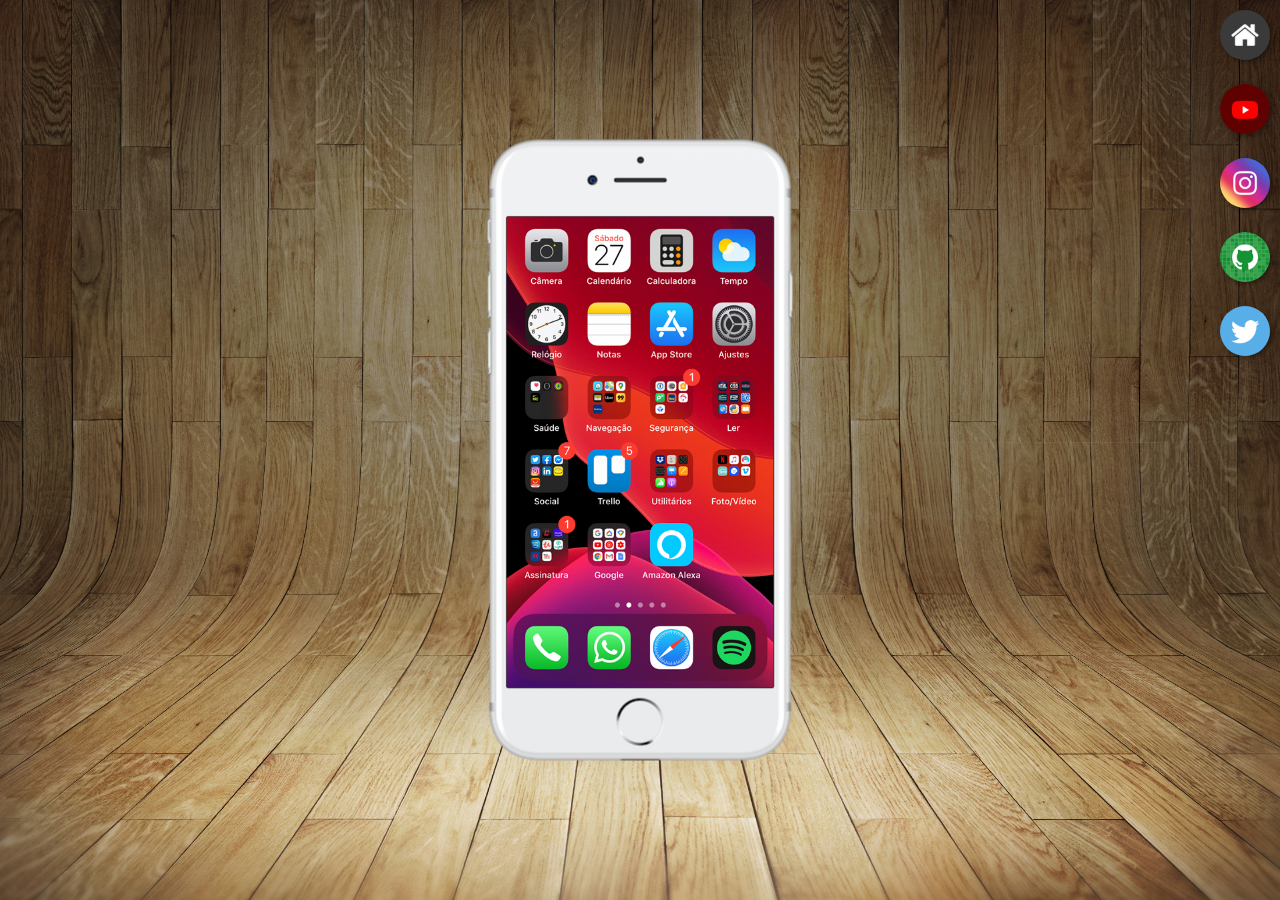
<file: index.html>
<!DOCTYPE html>
<html lang="en">
<head>
  <meta charset="UTF-8">
  <meta http-equiv="X-UA-Compatible" content="IE=edge">
  <meta name="viewport" content="width=device-width, initial-scale=1.0">
  <link rel="shortcut icon" href="favicon.ico" type="image/x-icon">
  <link rel="stylesheet" href="estilo/style.css">
  <title>Social</title>
</head>
<body>
  <main>
    <section id="telefone">
      <iframe src="home.html" name="tela" id="tela" frameborder="0">Seu navegador não é compativel com esse modelo</iframe>
    </section>

    <section id="redes_sociais">
      
      <a href="home.html" target="tela"><img src="imagens/logo-home.jpg" alt="home"></a><br>

      <a href="youtube.html" target="tela"><img src="imagens/logo-youtube.jpg" alt="youtube"></a><br>

      <a href="instagram.html" target="tela"><img src="imagens/logo-instagram.jpg" alt="instagram"></a><br>

      <a href="github.html" target="tela"><img src="imagens/logo-github.jpg" alt="github"></a><br>

      <a href="twitter.html" target="tela"><img src="imagens/logo-twitter.jpg" alt="twitter"></a>

    </section>
  </main>
</body>
</html>
</file>
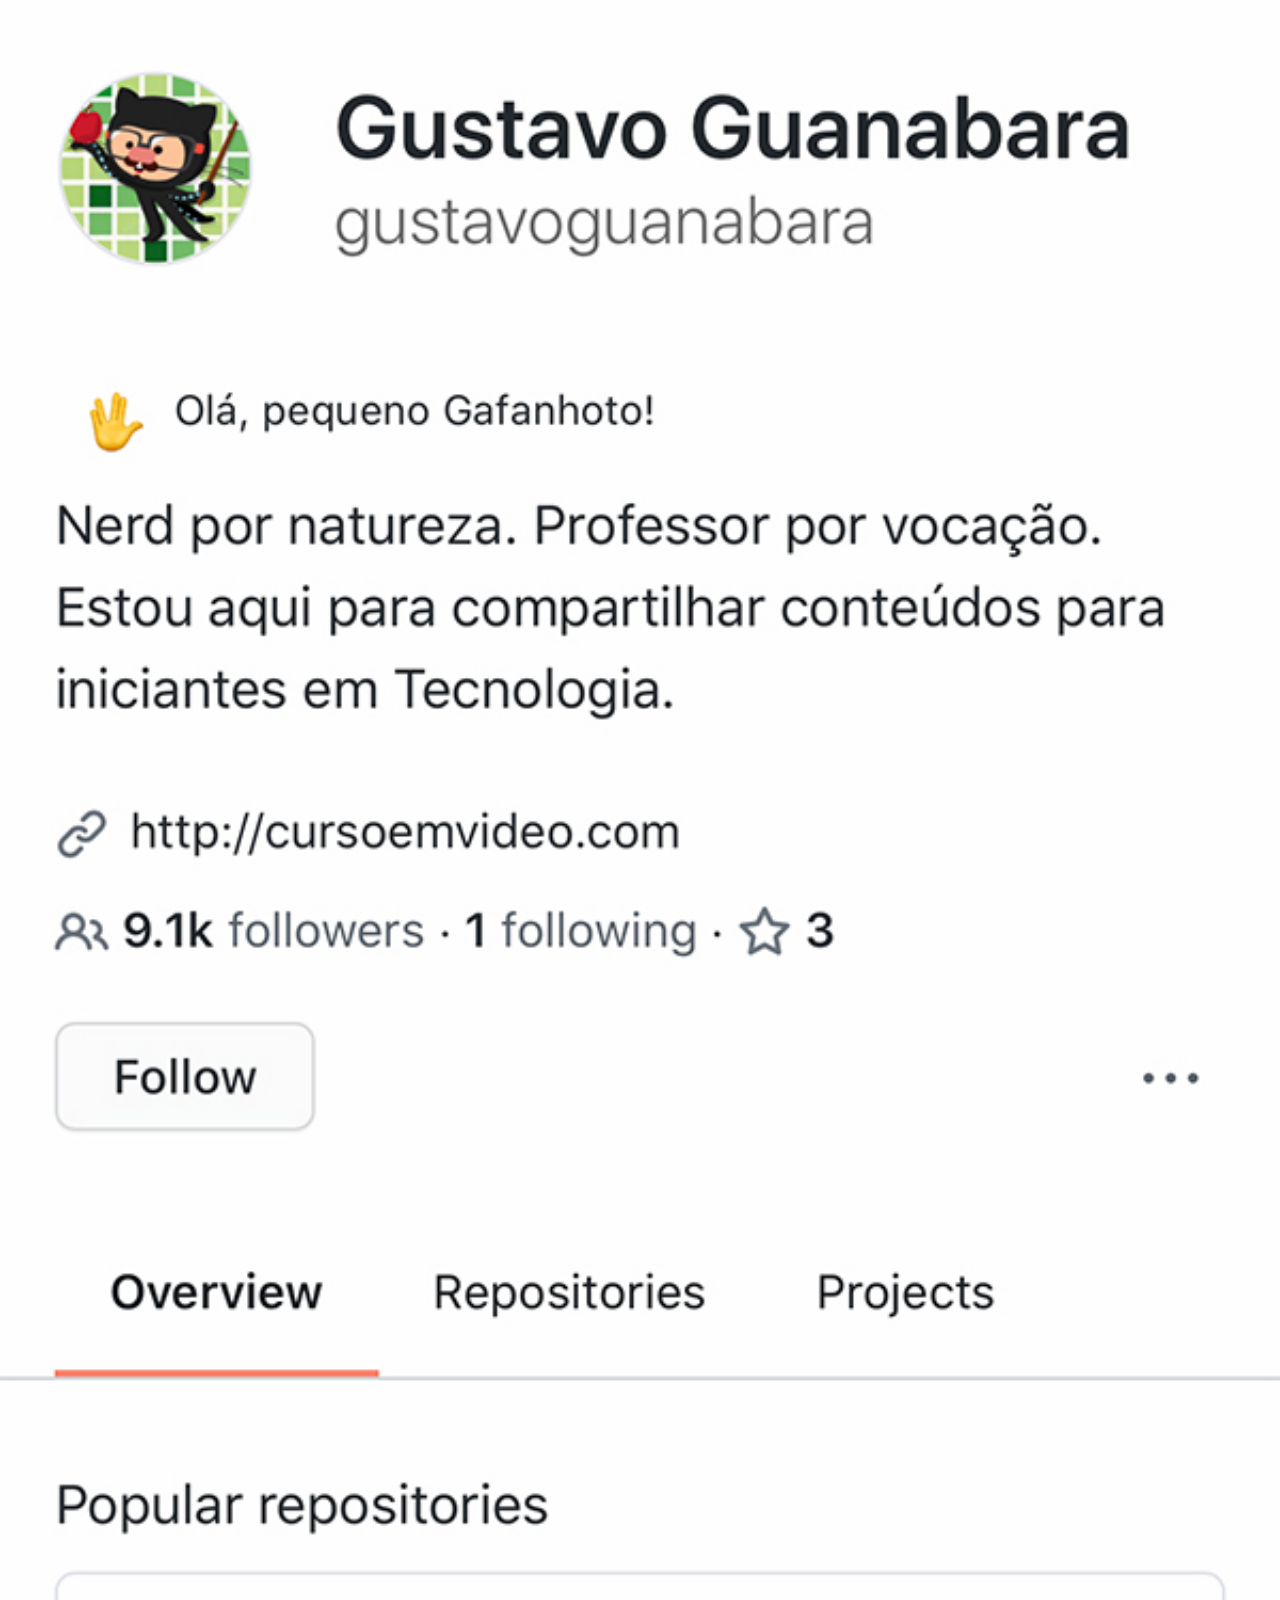
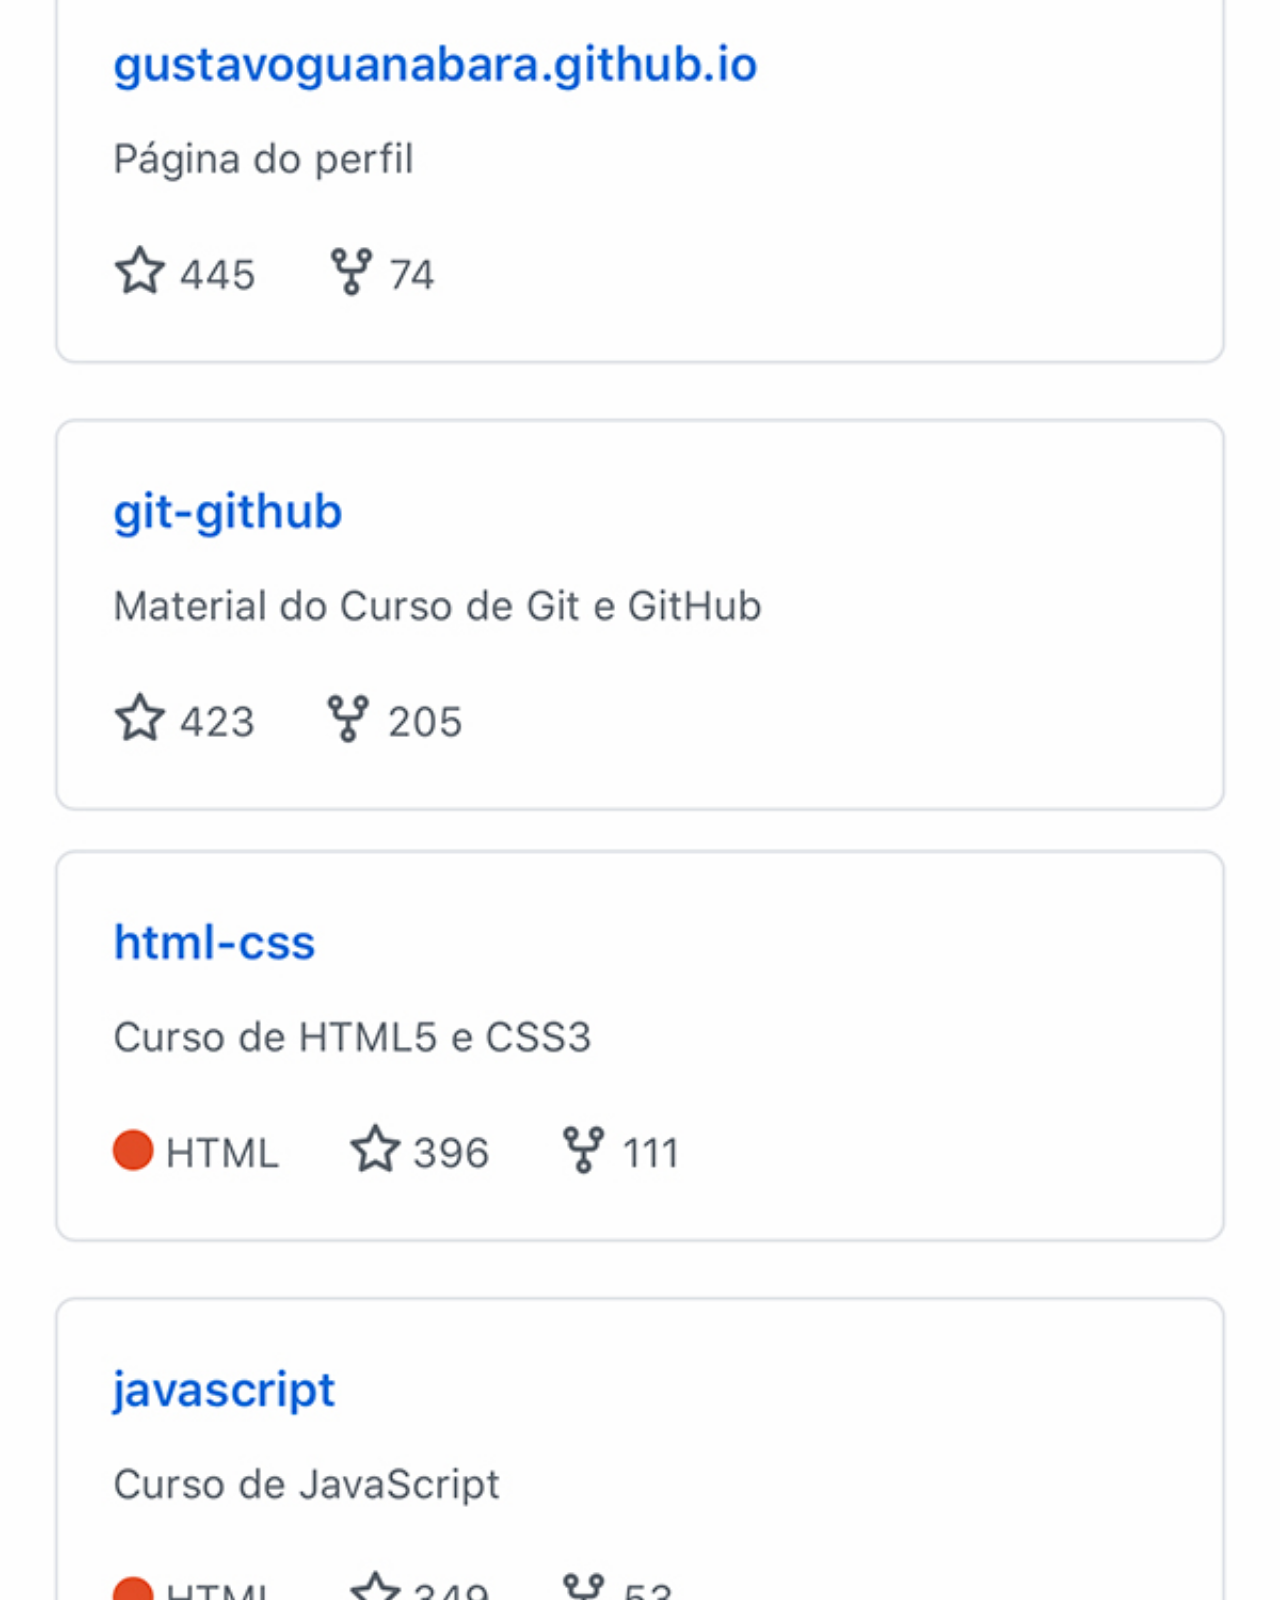
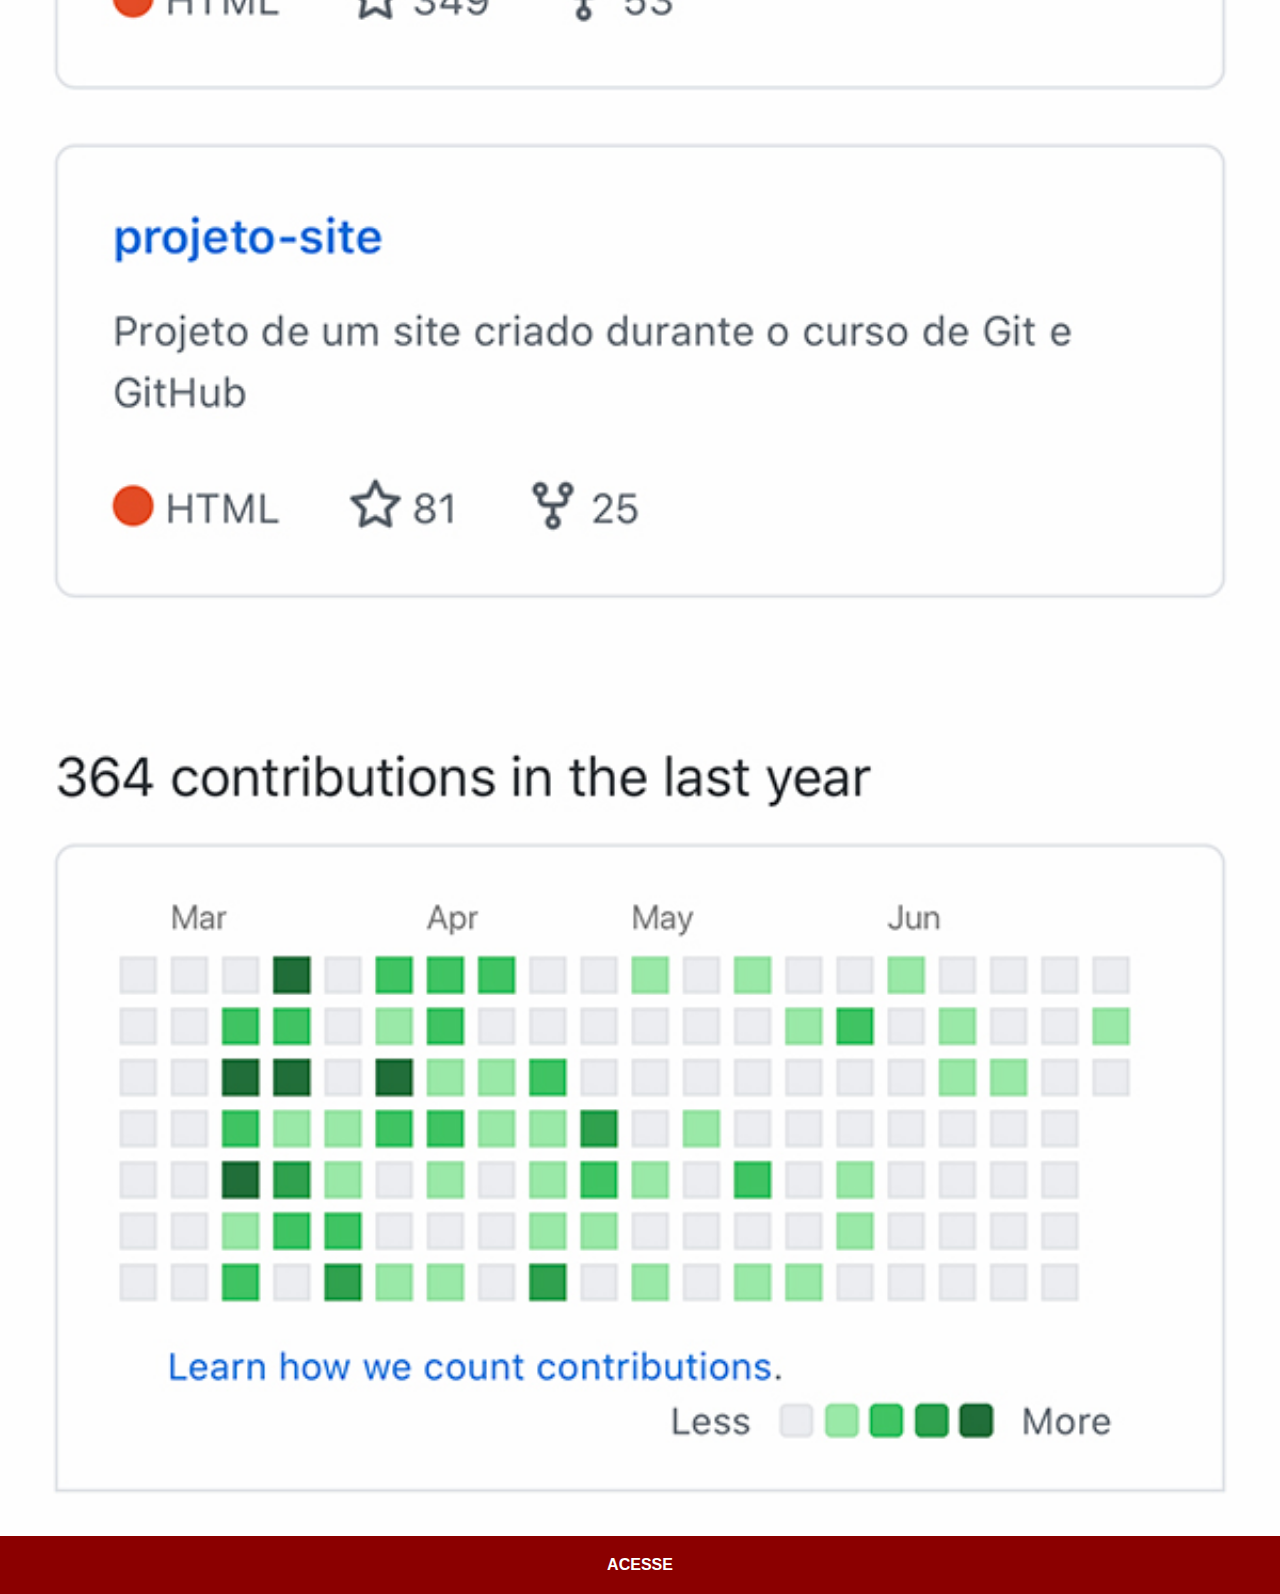
<file: github.html>
<!DOCTYPE html>
<html lang="en">
<head>
  <meta charset="UTF-8">
  <meta http-equiv="X-UA-Compatible" content="IE=edge">
  <meta name="viewport" content="width=device-width, initial-scale=1.0">
  <title>Document</title>
  <link rel="stylesheet" href="estilo/style_telas.css">
</head>
<body>
  <img src="imagens/tela-github.jpg" alt="">
  <a href="https://github.com/gustavoguanabara">ACESSE</a>
</body>
</html>
</file>
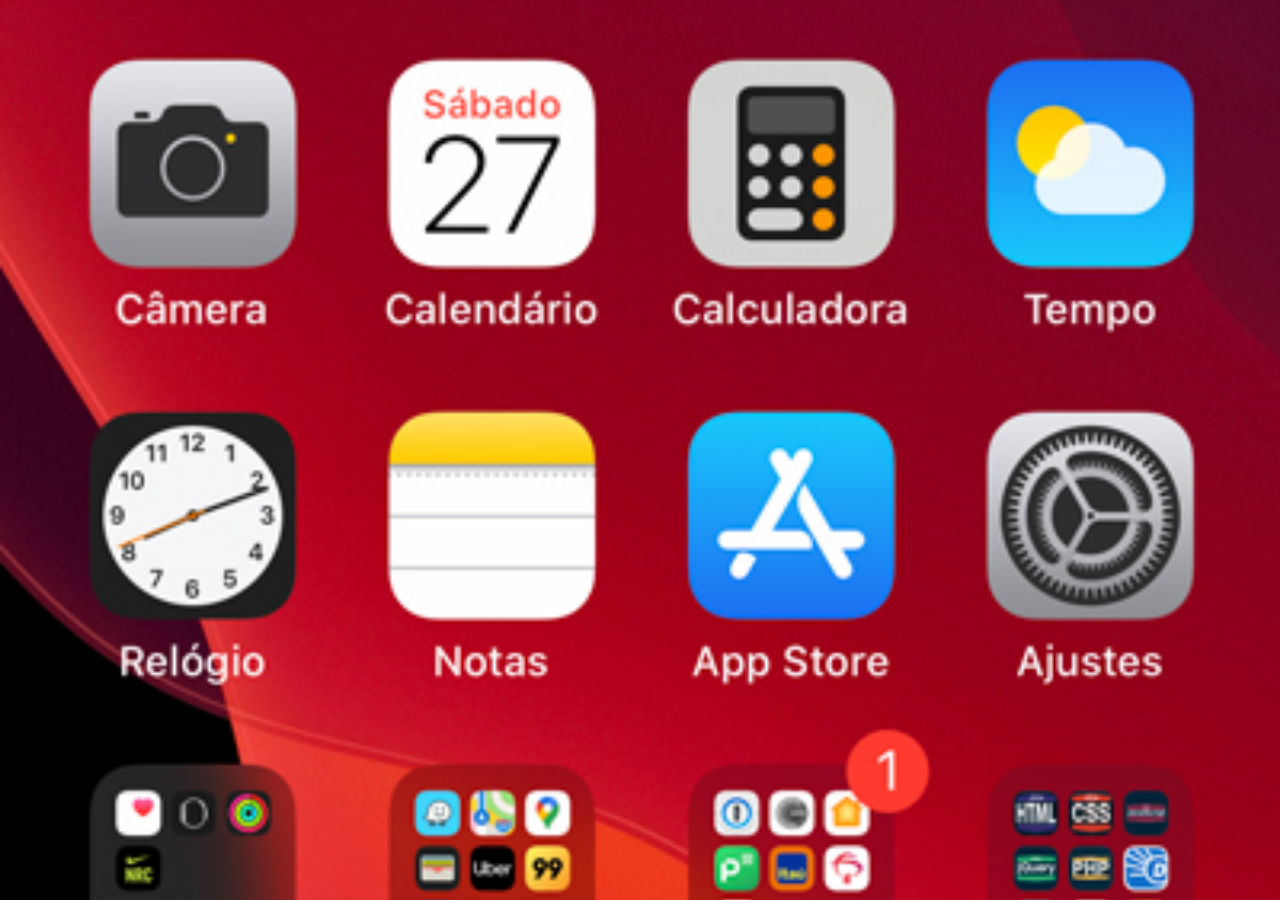
<file: home.html>
<!DOCTYPE html>
<html lang="pt-br">
<head>
  <meta charset="UTF-8">
  <meta http-equiv="X-UA-Compatible" content="IE=edge">
  <meta name="viewport" content="width=device-width, initial-scale=1.0">
  <title>Home</title>
</head>
<style>
  *{
    margin: 0px;
    padding: 0px;

  }
  body{
    width: 100vw;
    height: 100vh;
    background: black url('imagens/tela-home.jpg') no-repeat top center;
    background-size: cover;
  }
</style>
<body>
</body>
</html>
</file>
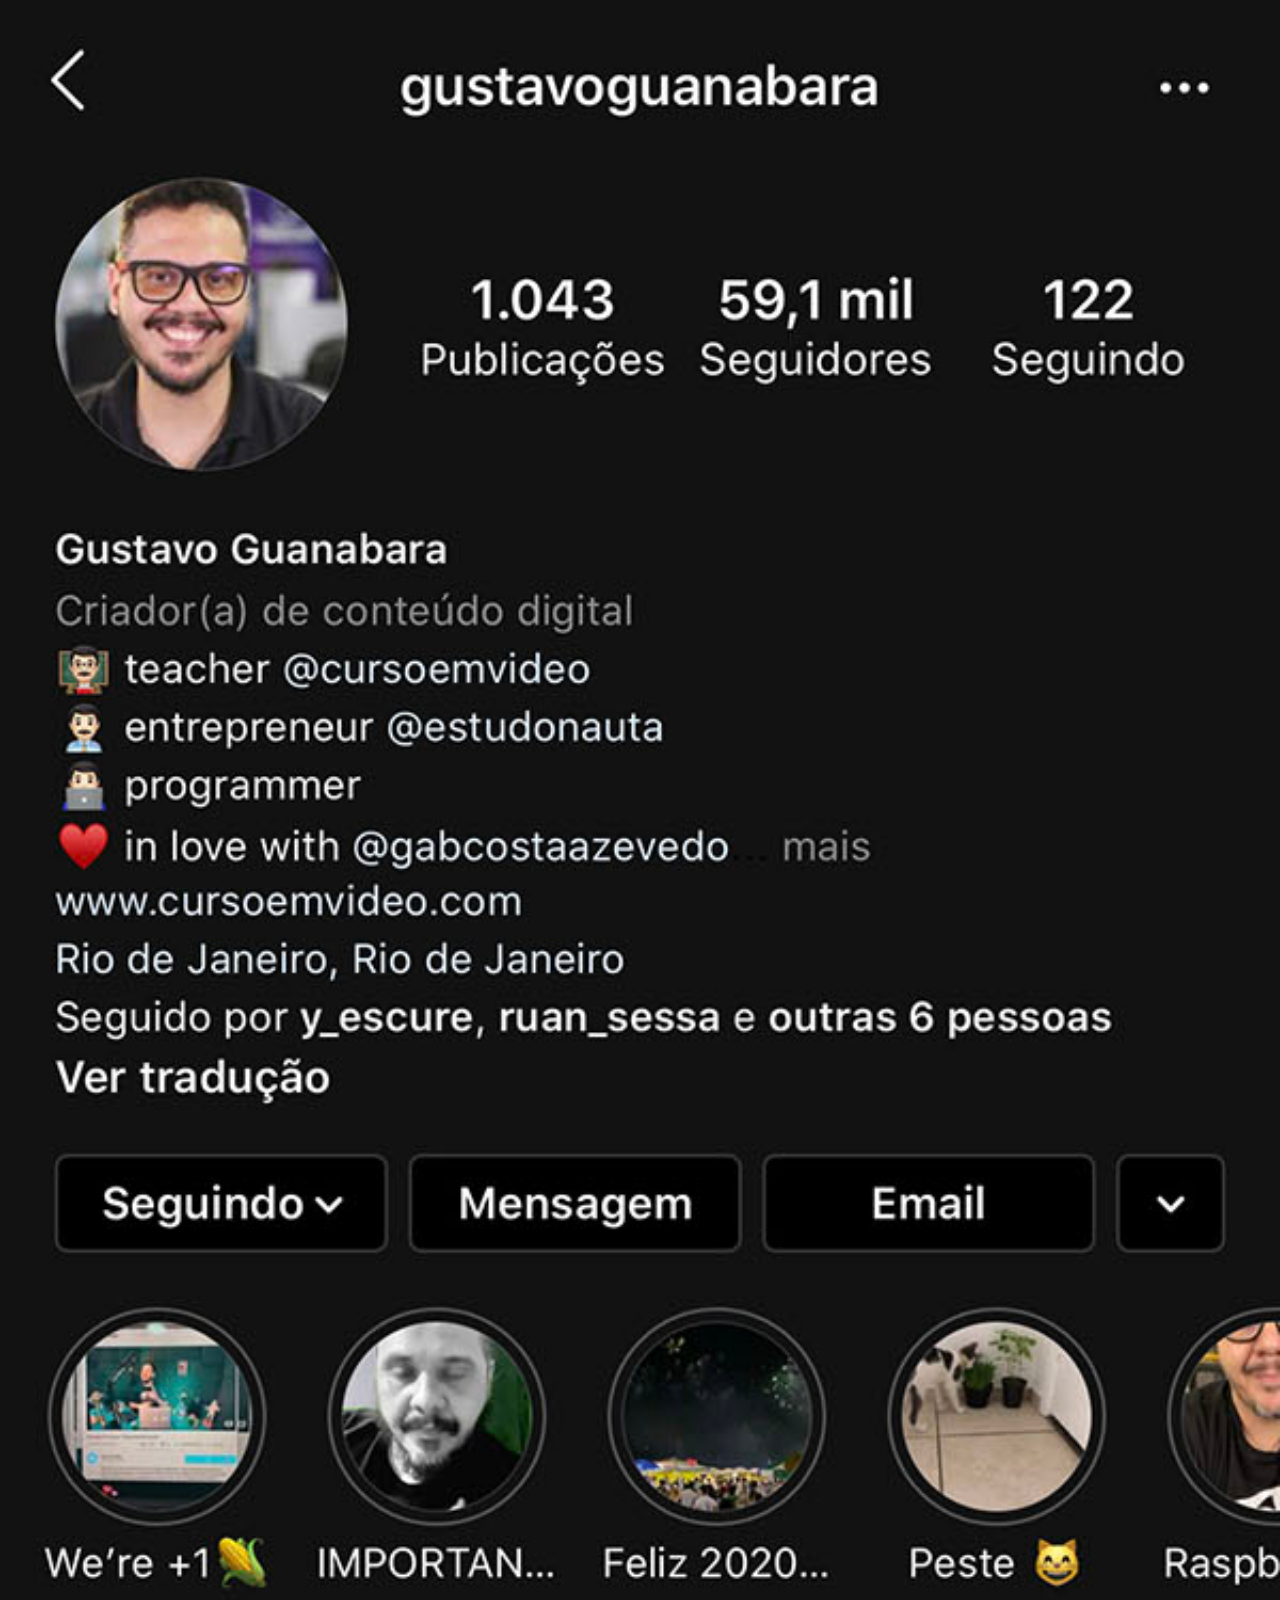
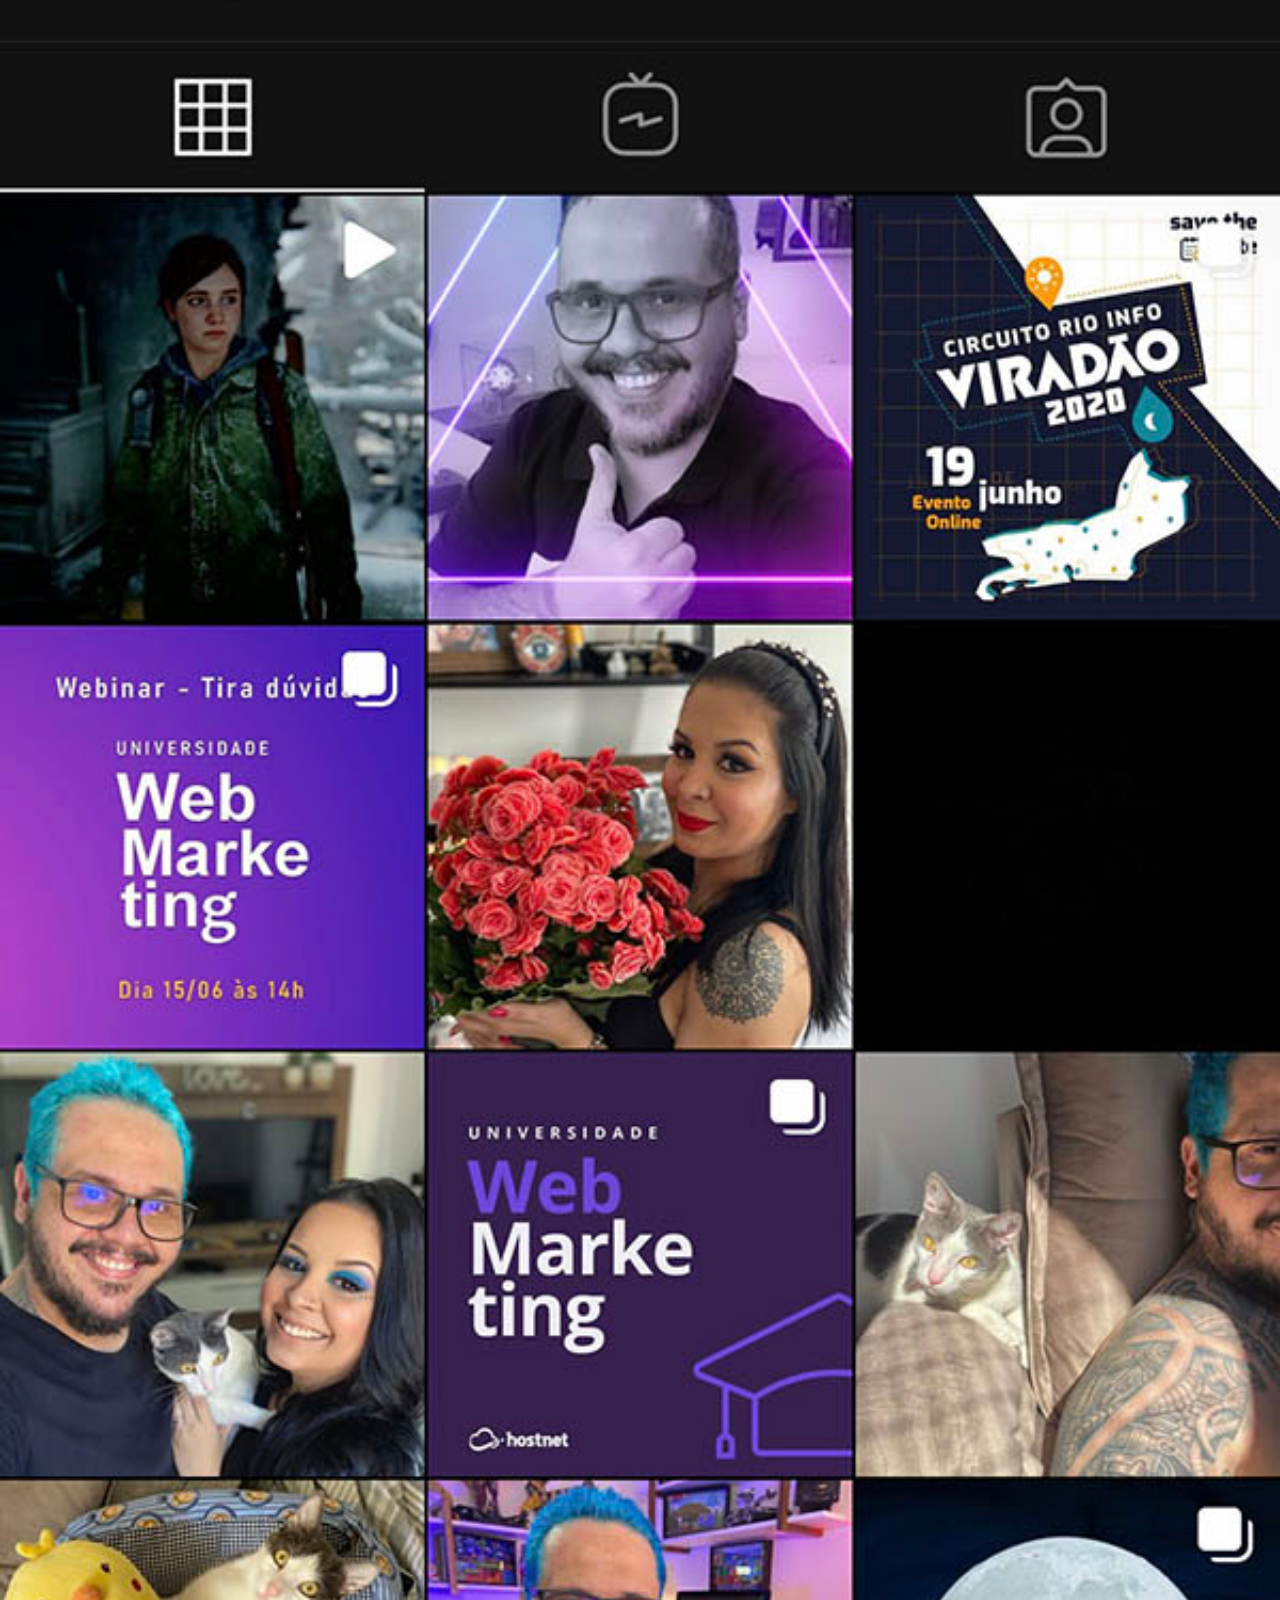
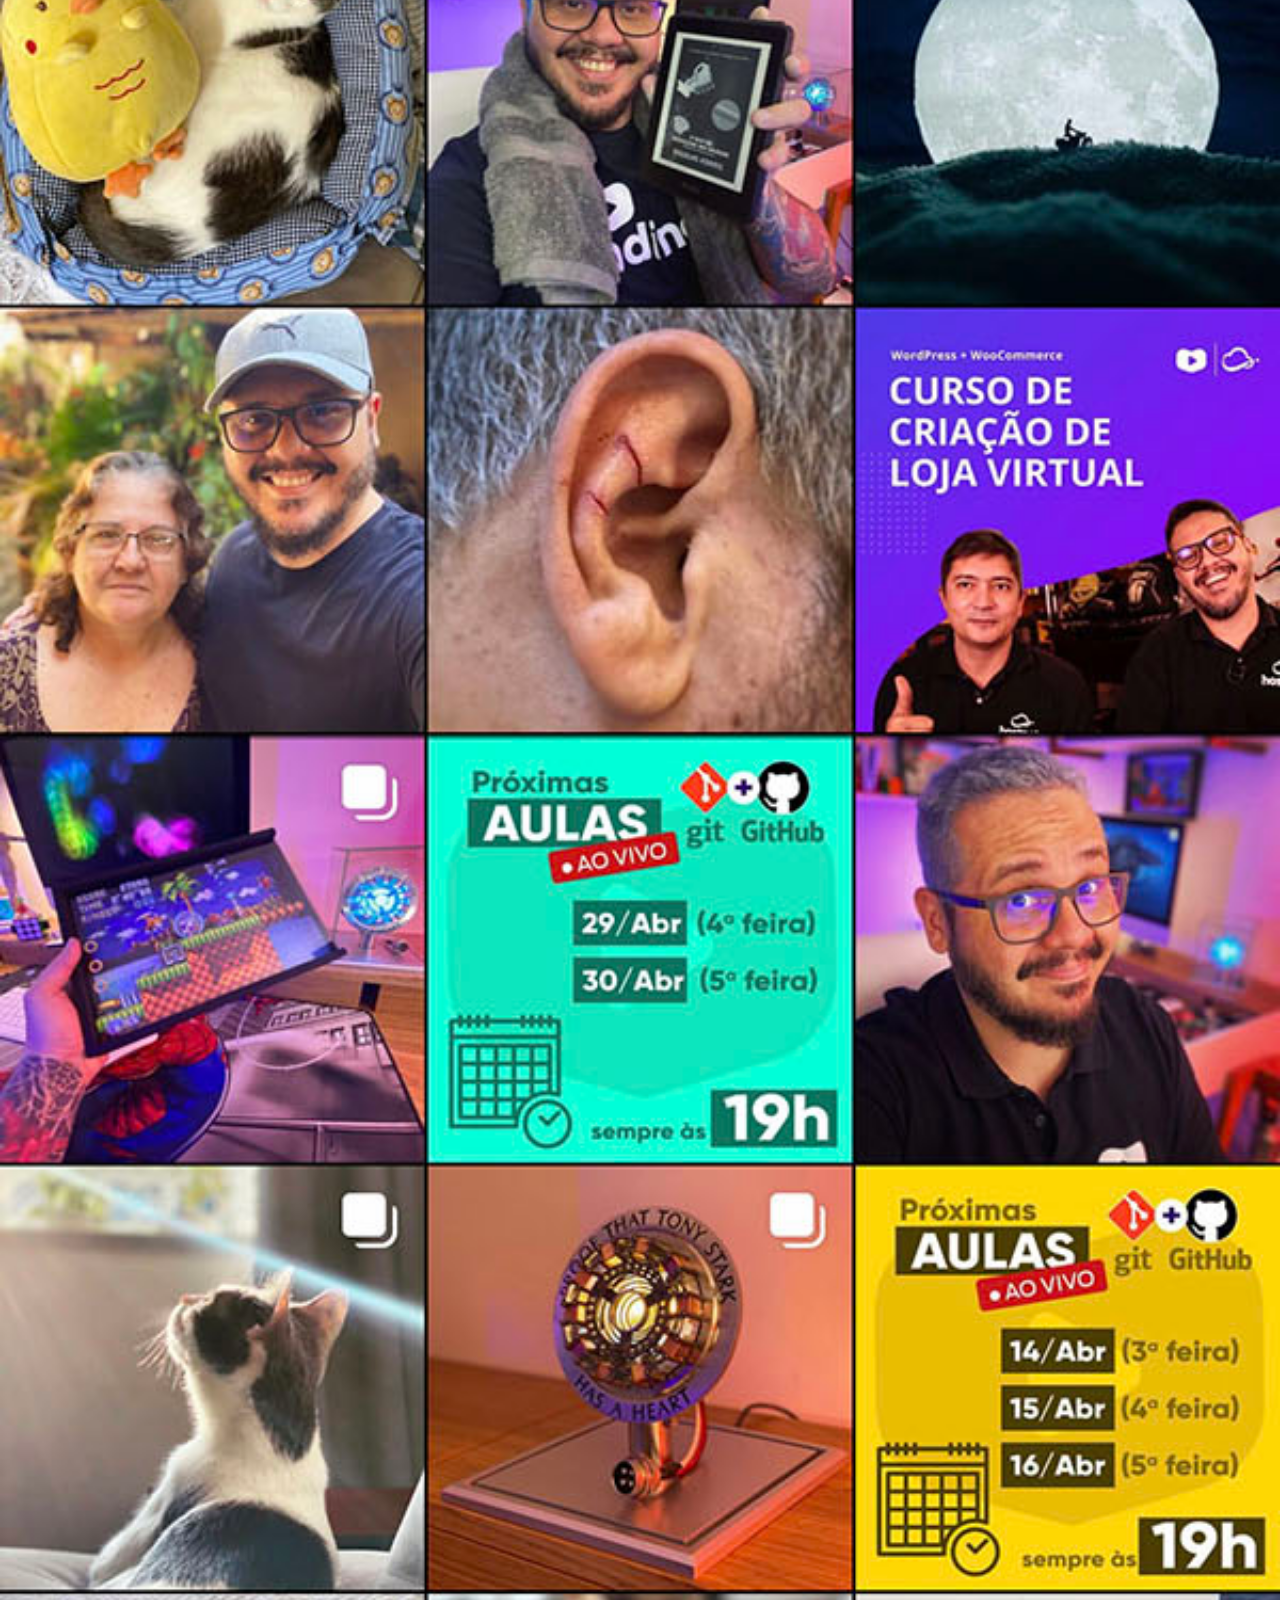
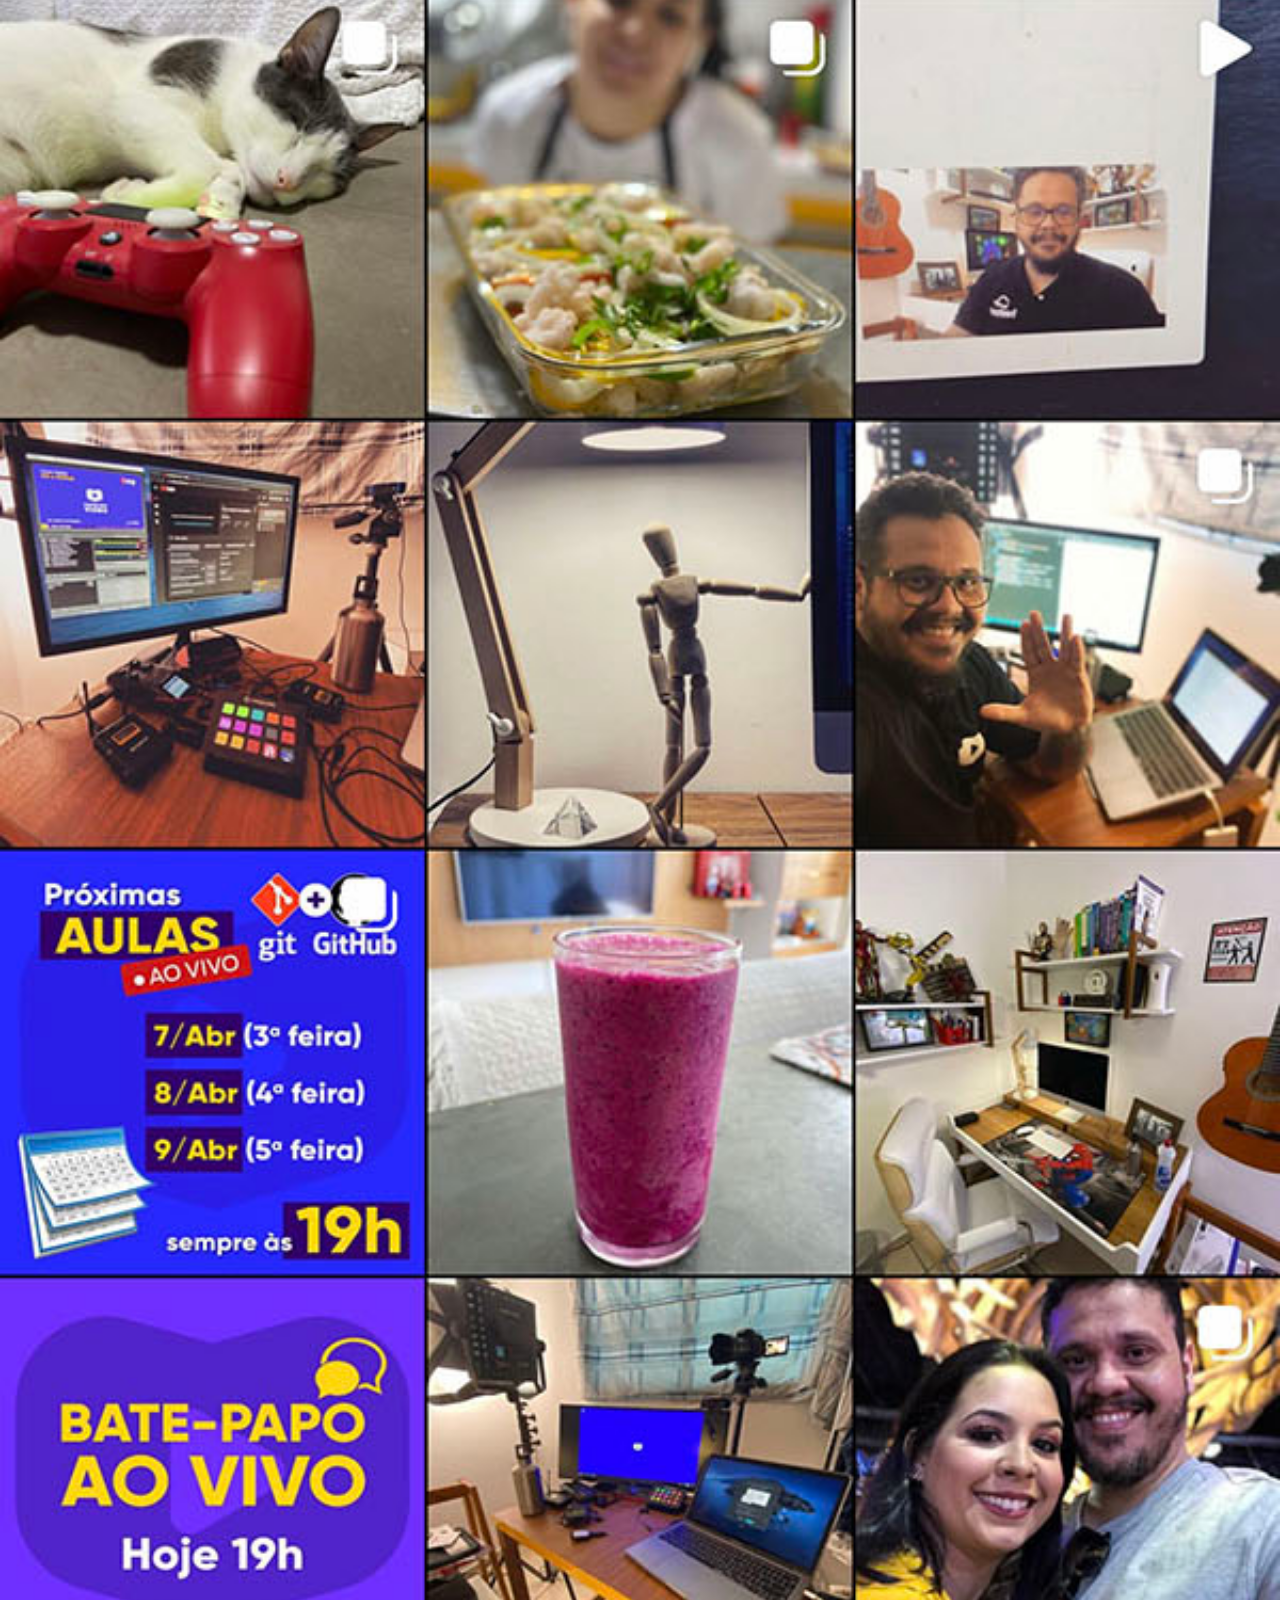
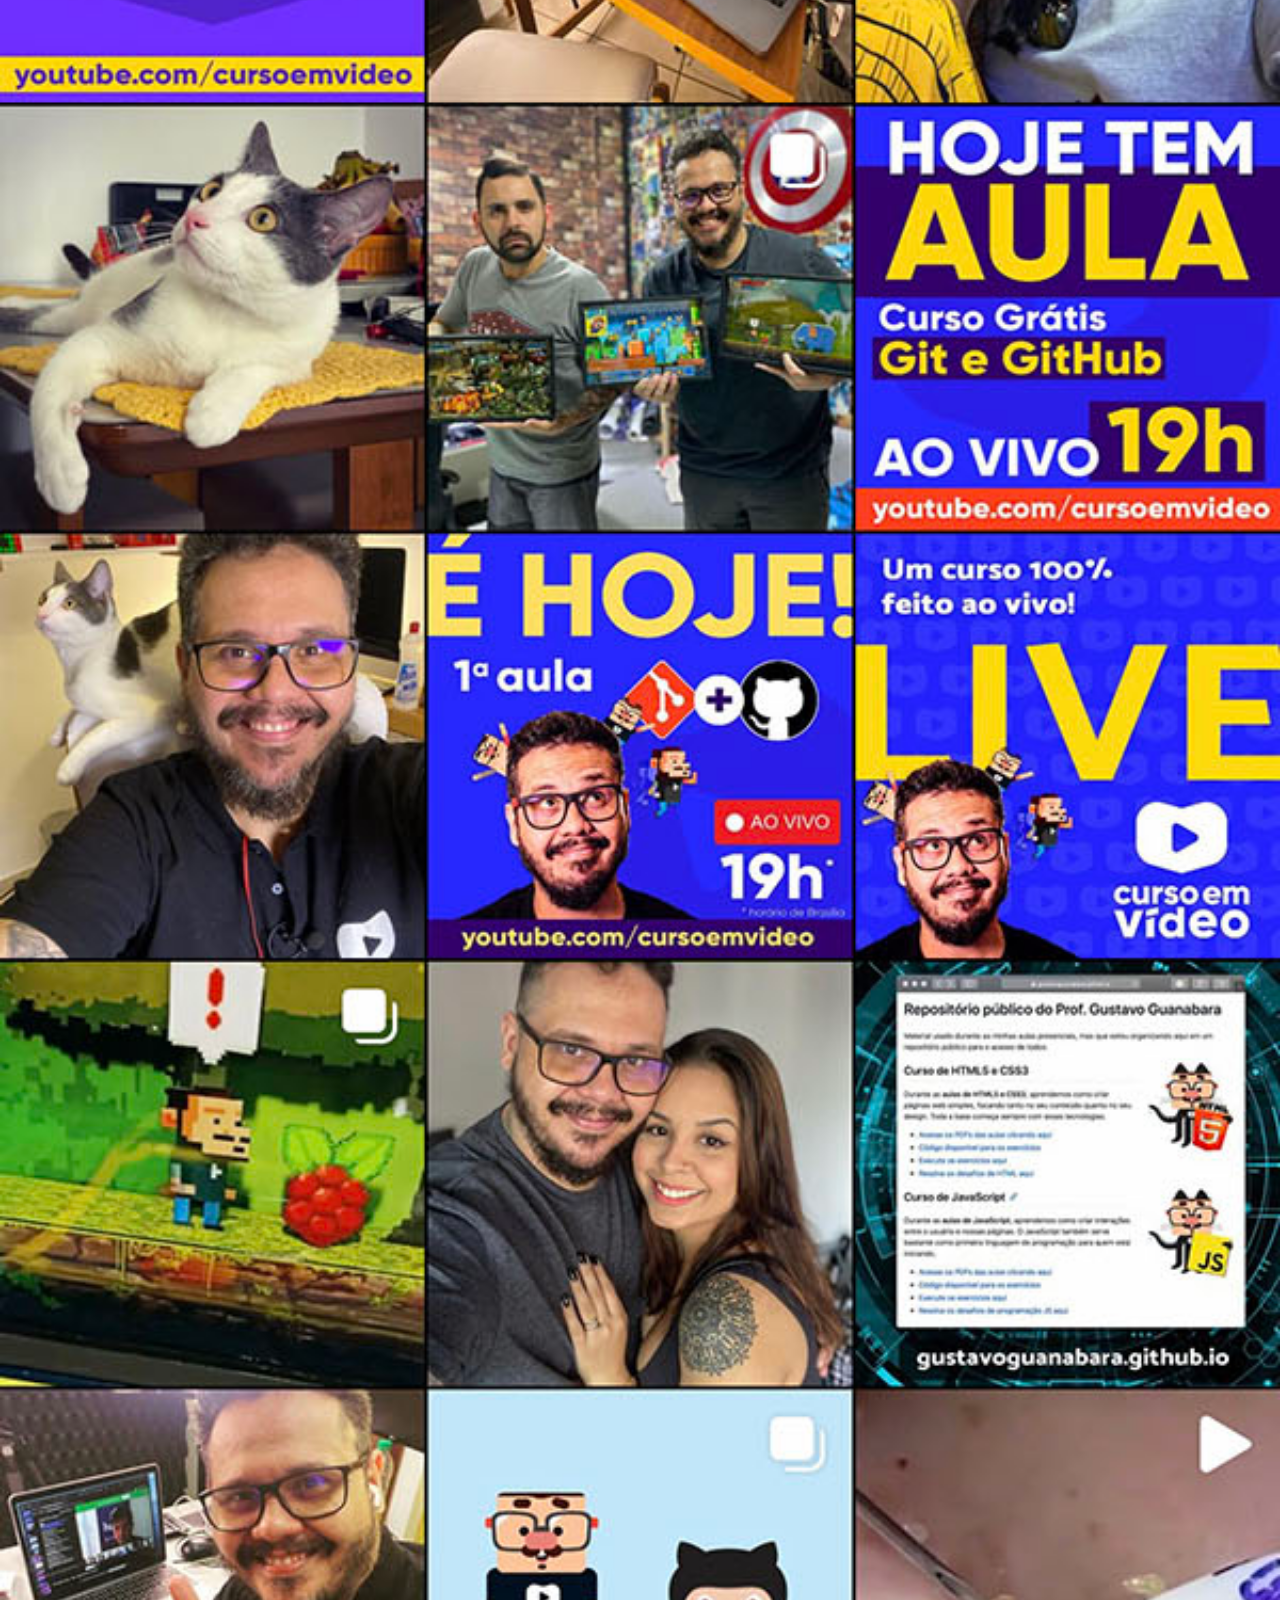
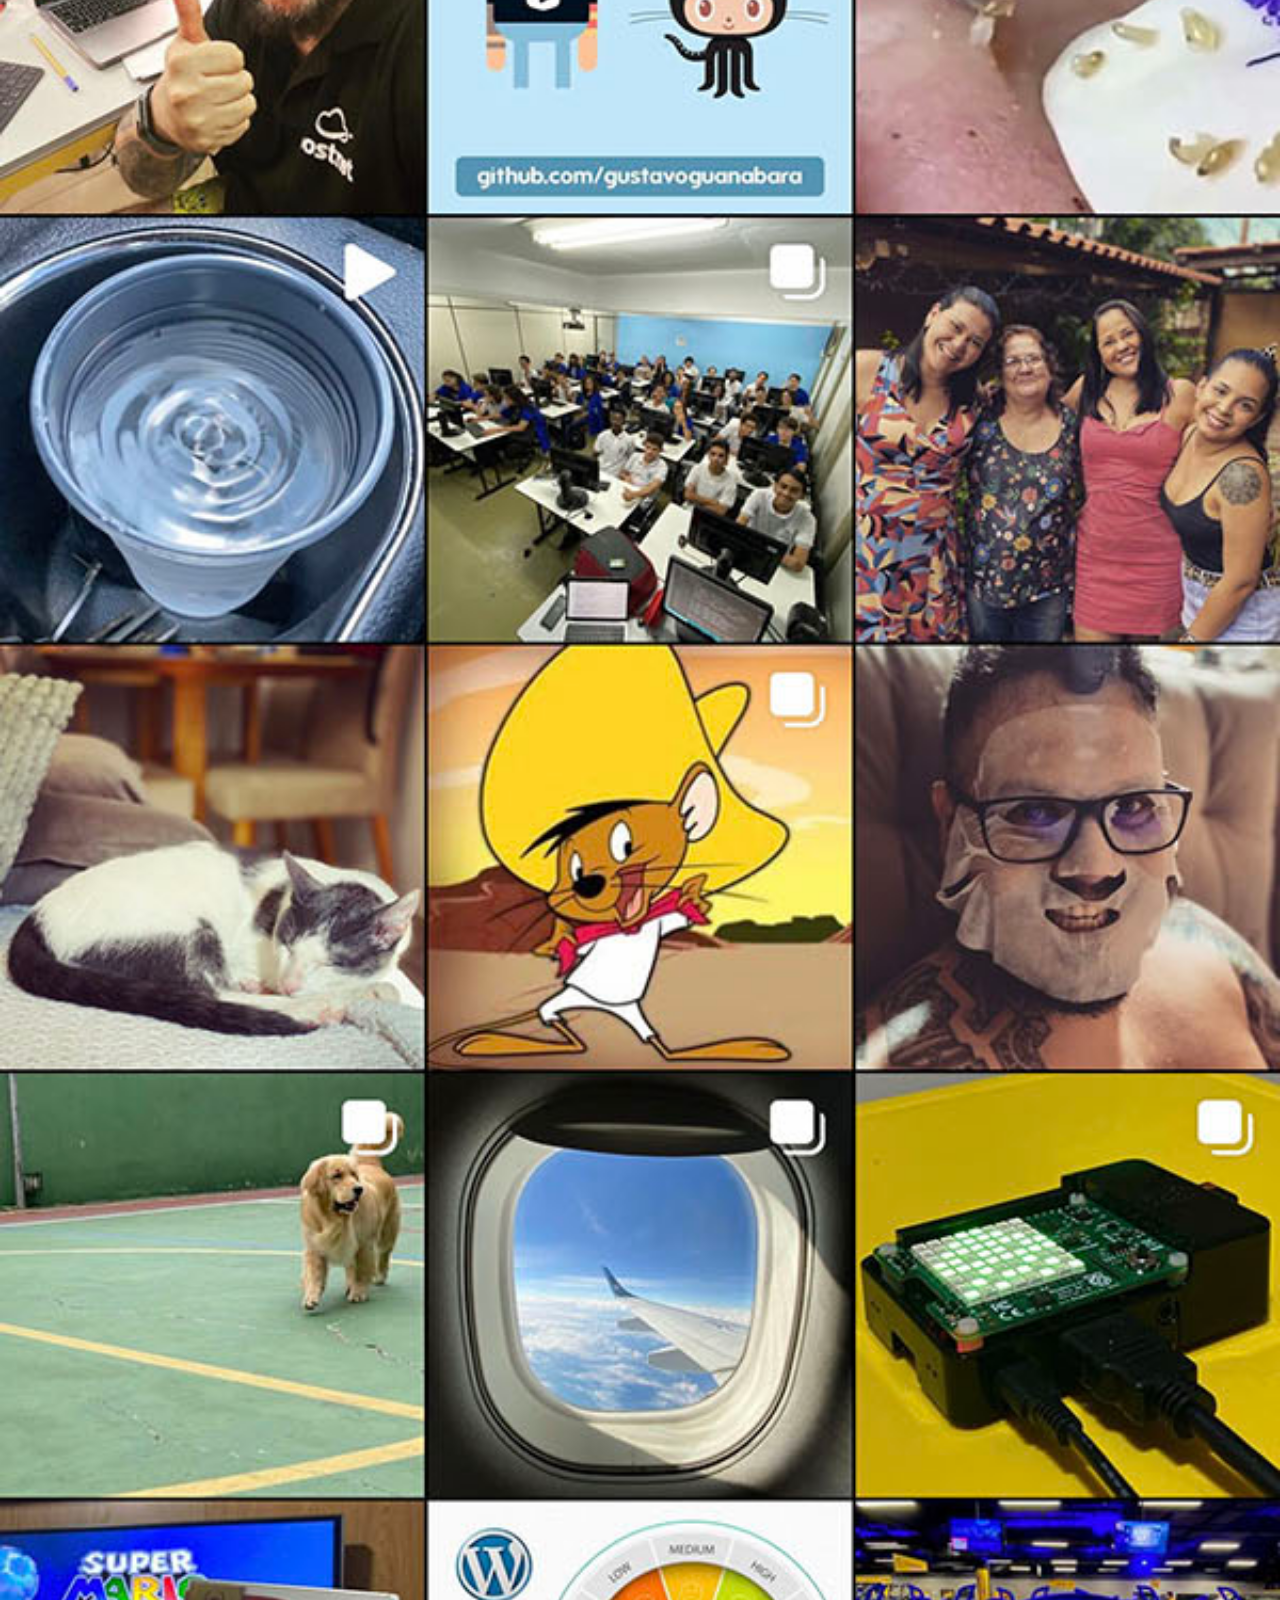
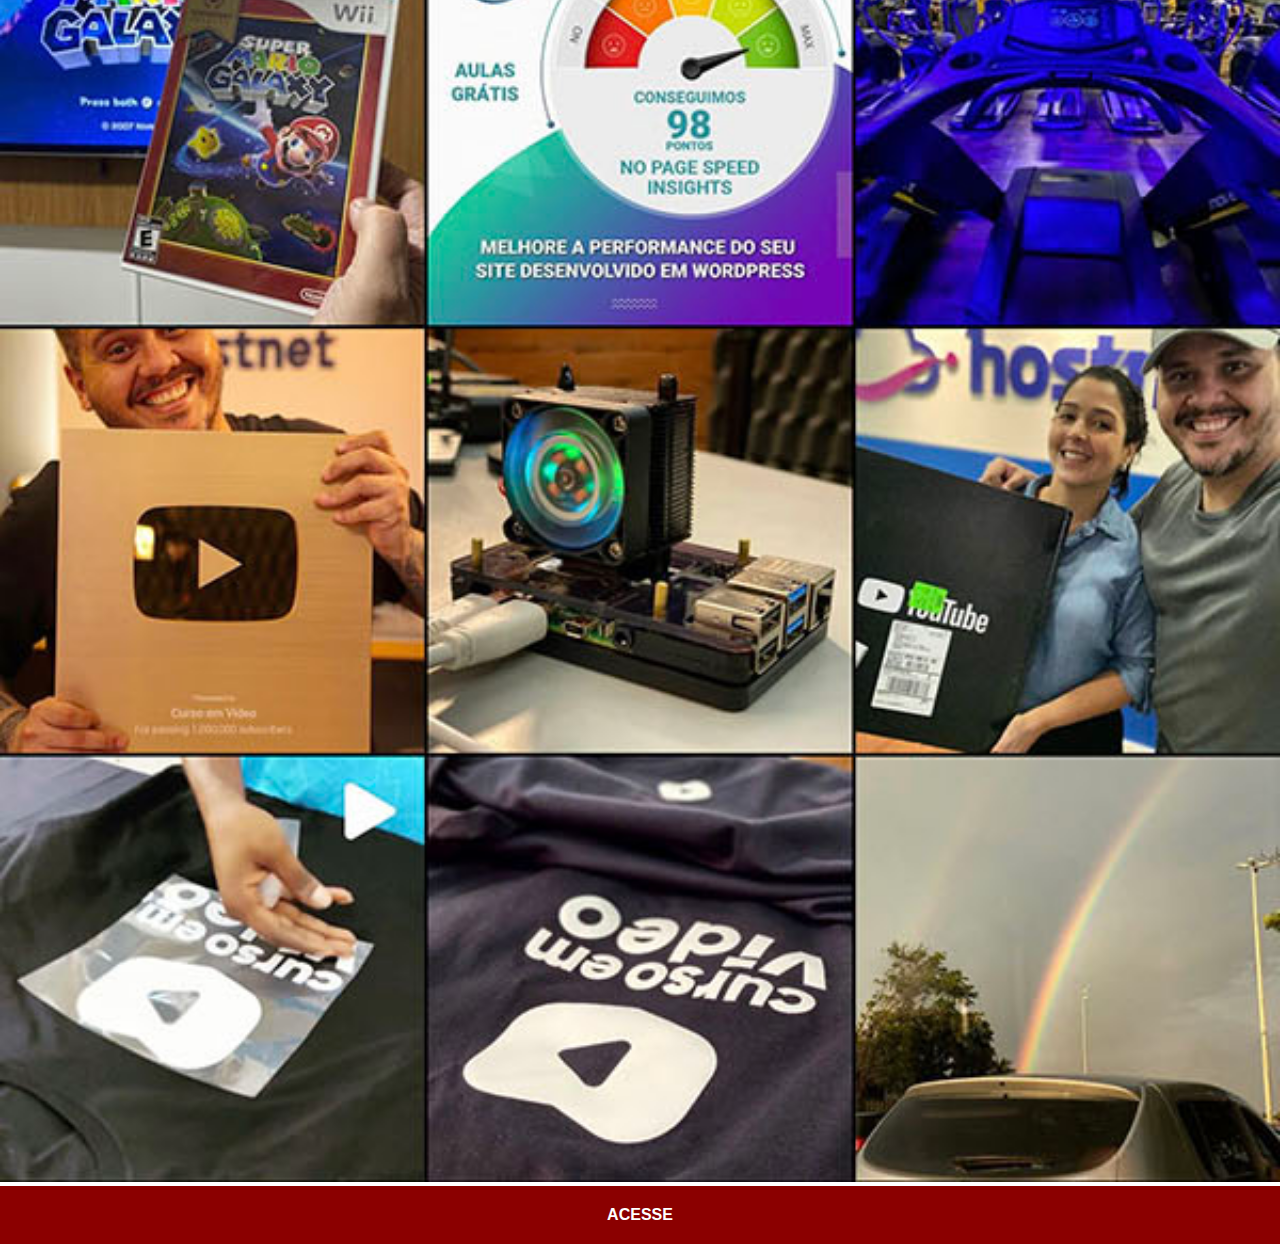
<file: instagram.html>
<!DOCTYPE html>
<html lang="en">
<head>
  <meta charset="UTF-8">
  <meta http-equiv="X-UA-Compatible" content="IE=edge">
  <meta name="viewport" content="width=device-width, initial-scale=1.0">
  <title>Document</title>
  <link rel="stylesheet" href="estilo/style_telas.css">
</head>
<body>
  <img src="imagens/tela-instagram.jpg" alt="">
  <a href="https://www.instagram.com/gustavoguanabara/">ACESSE</a>
</body>
</html>
</file>
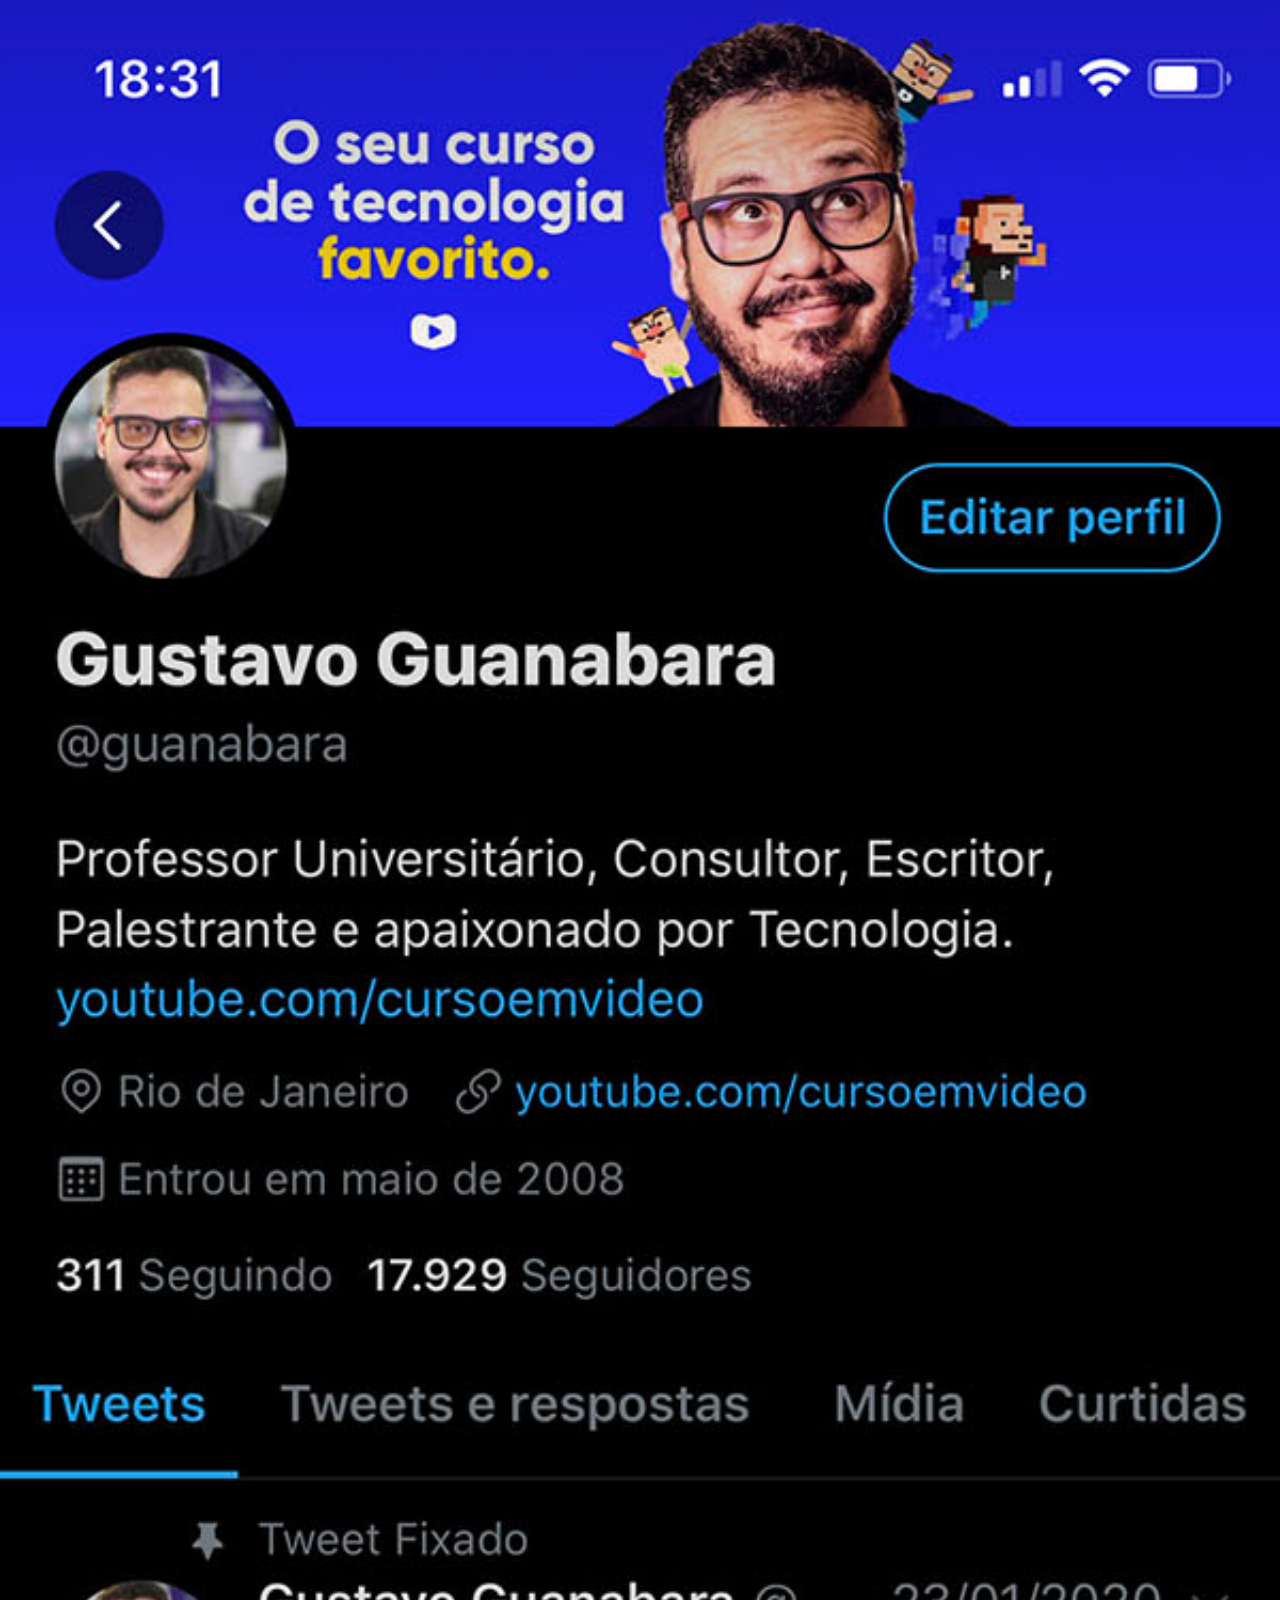
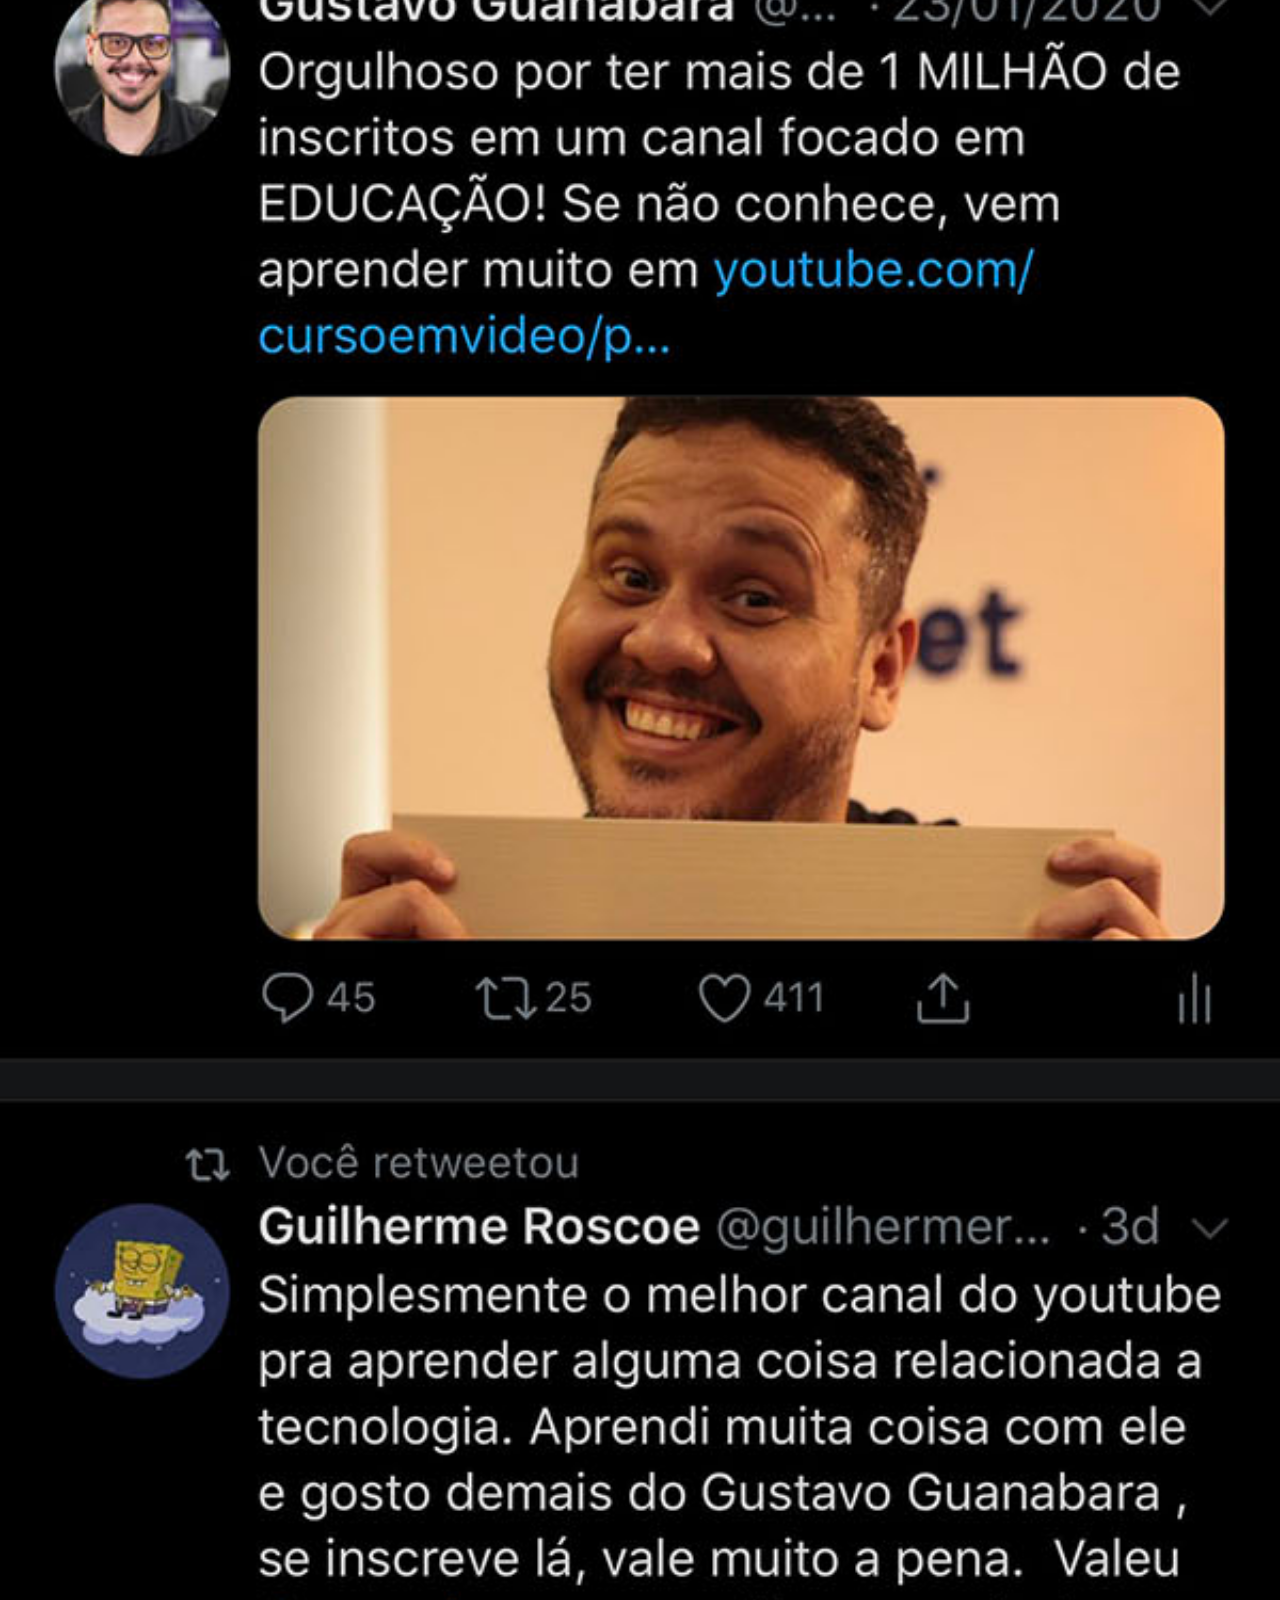
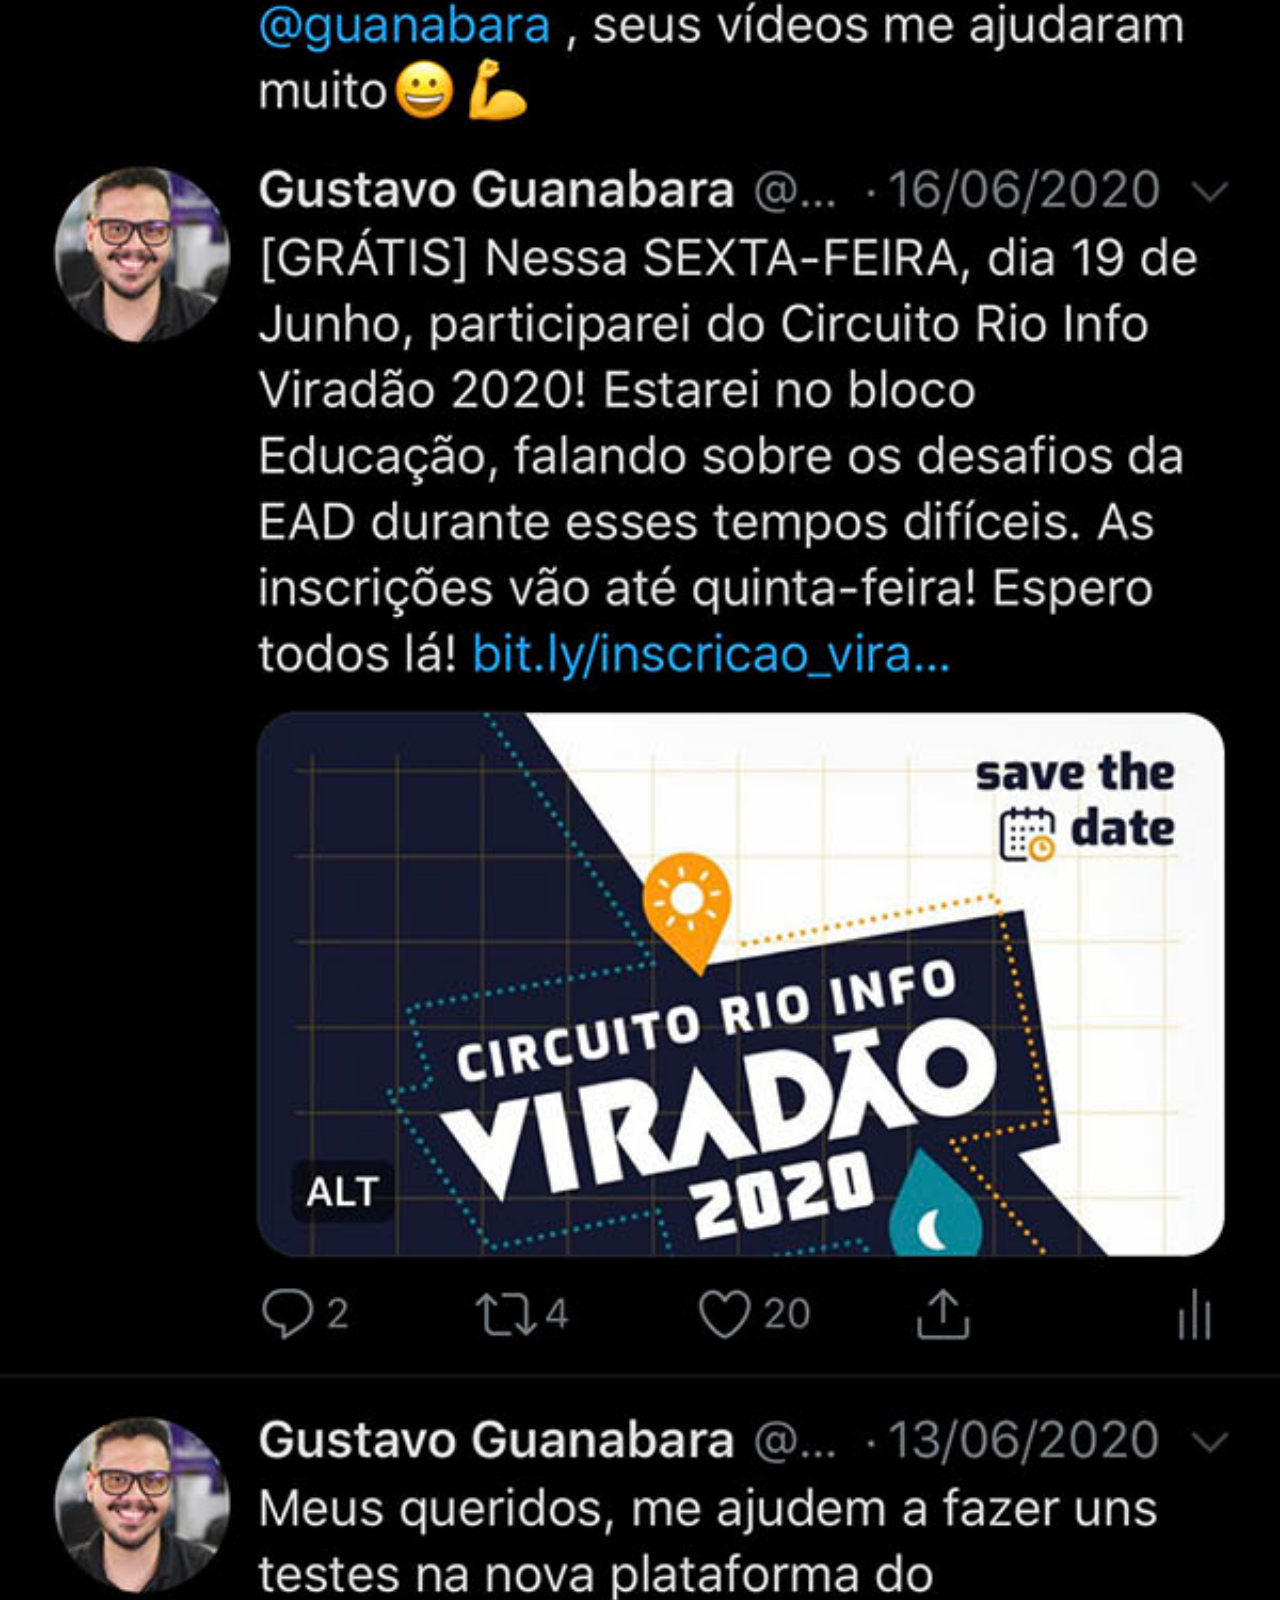
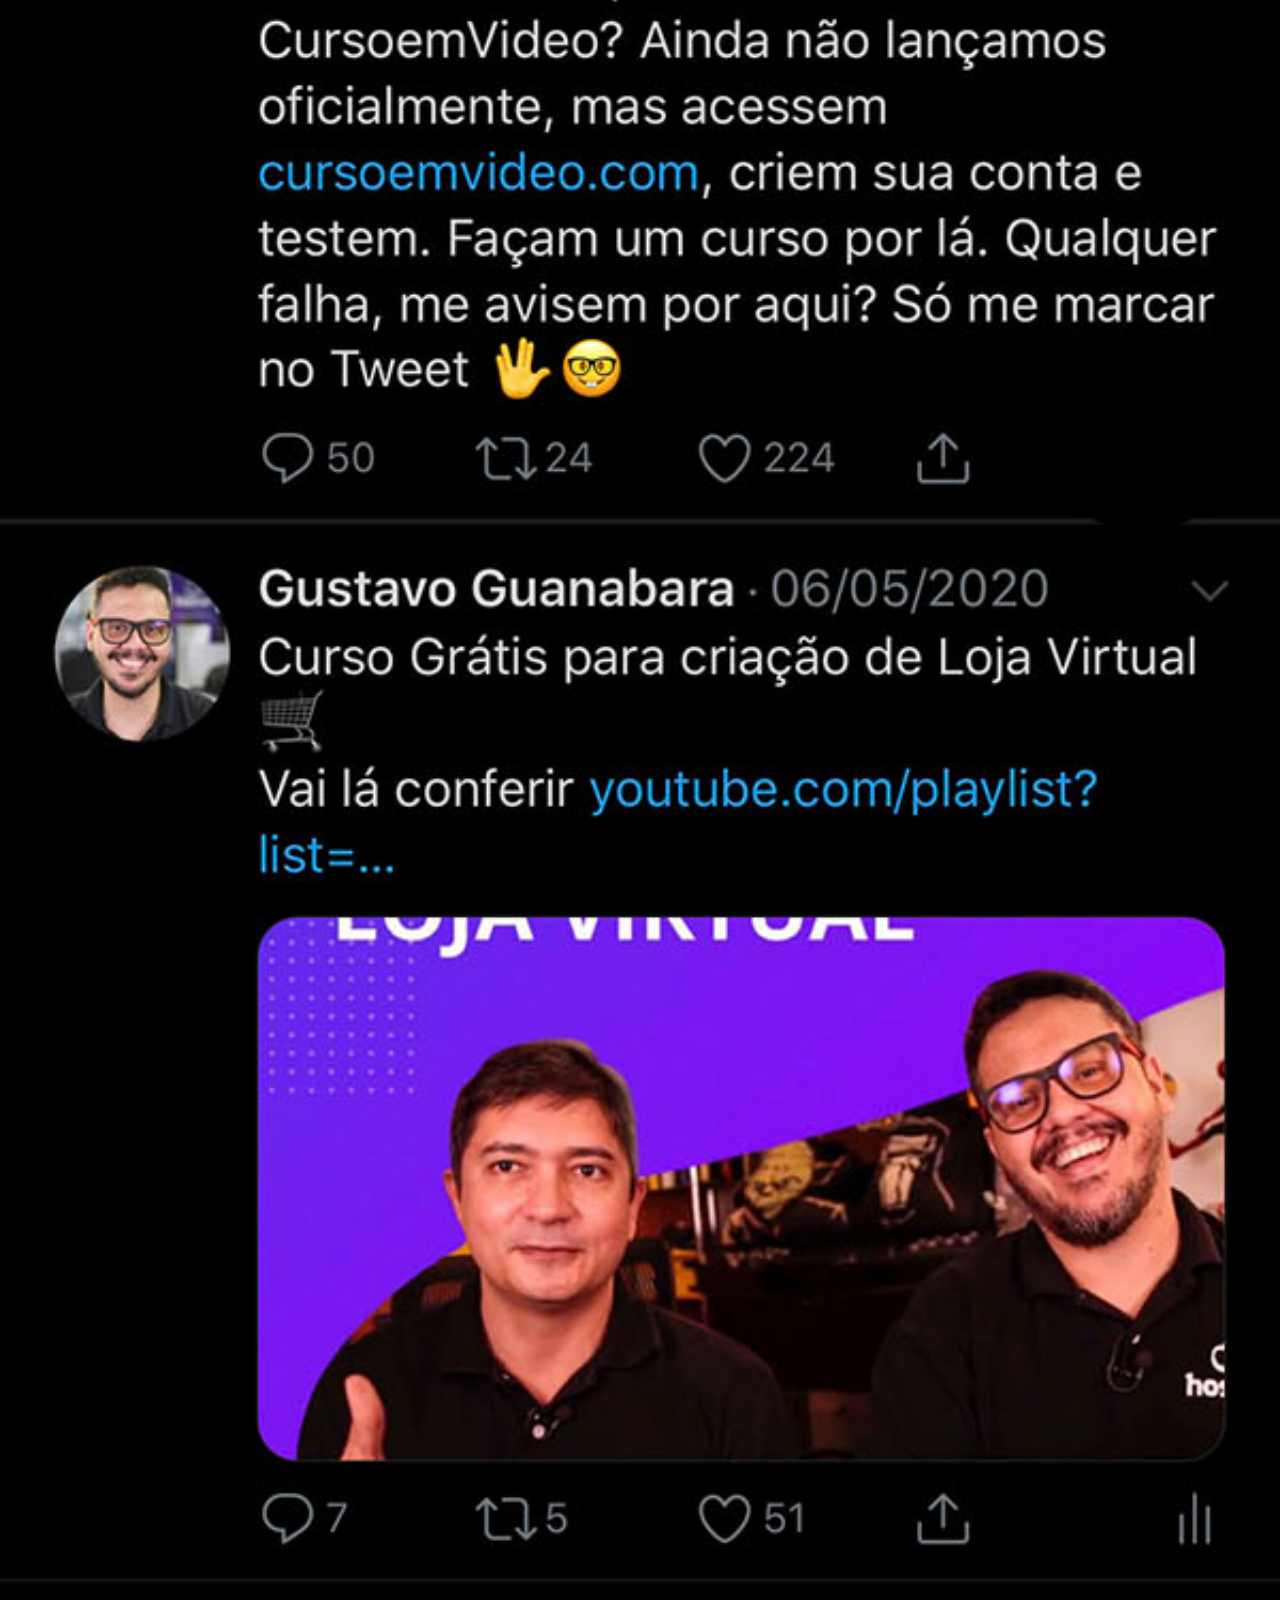
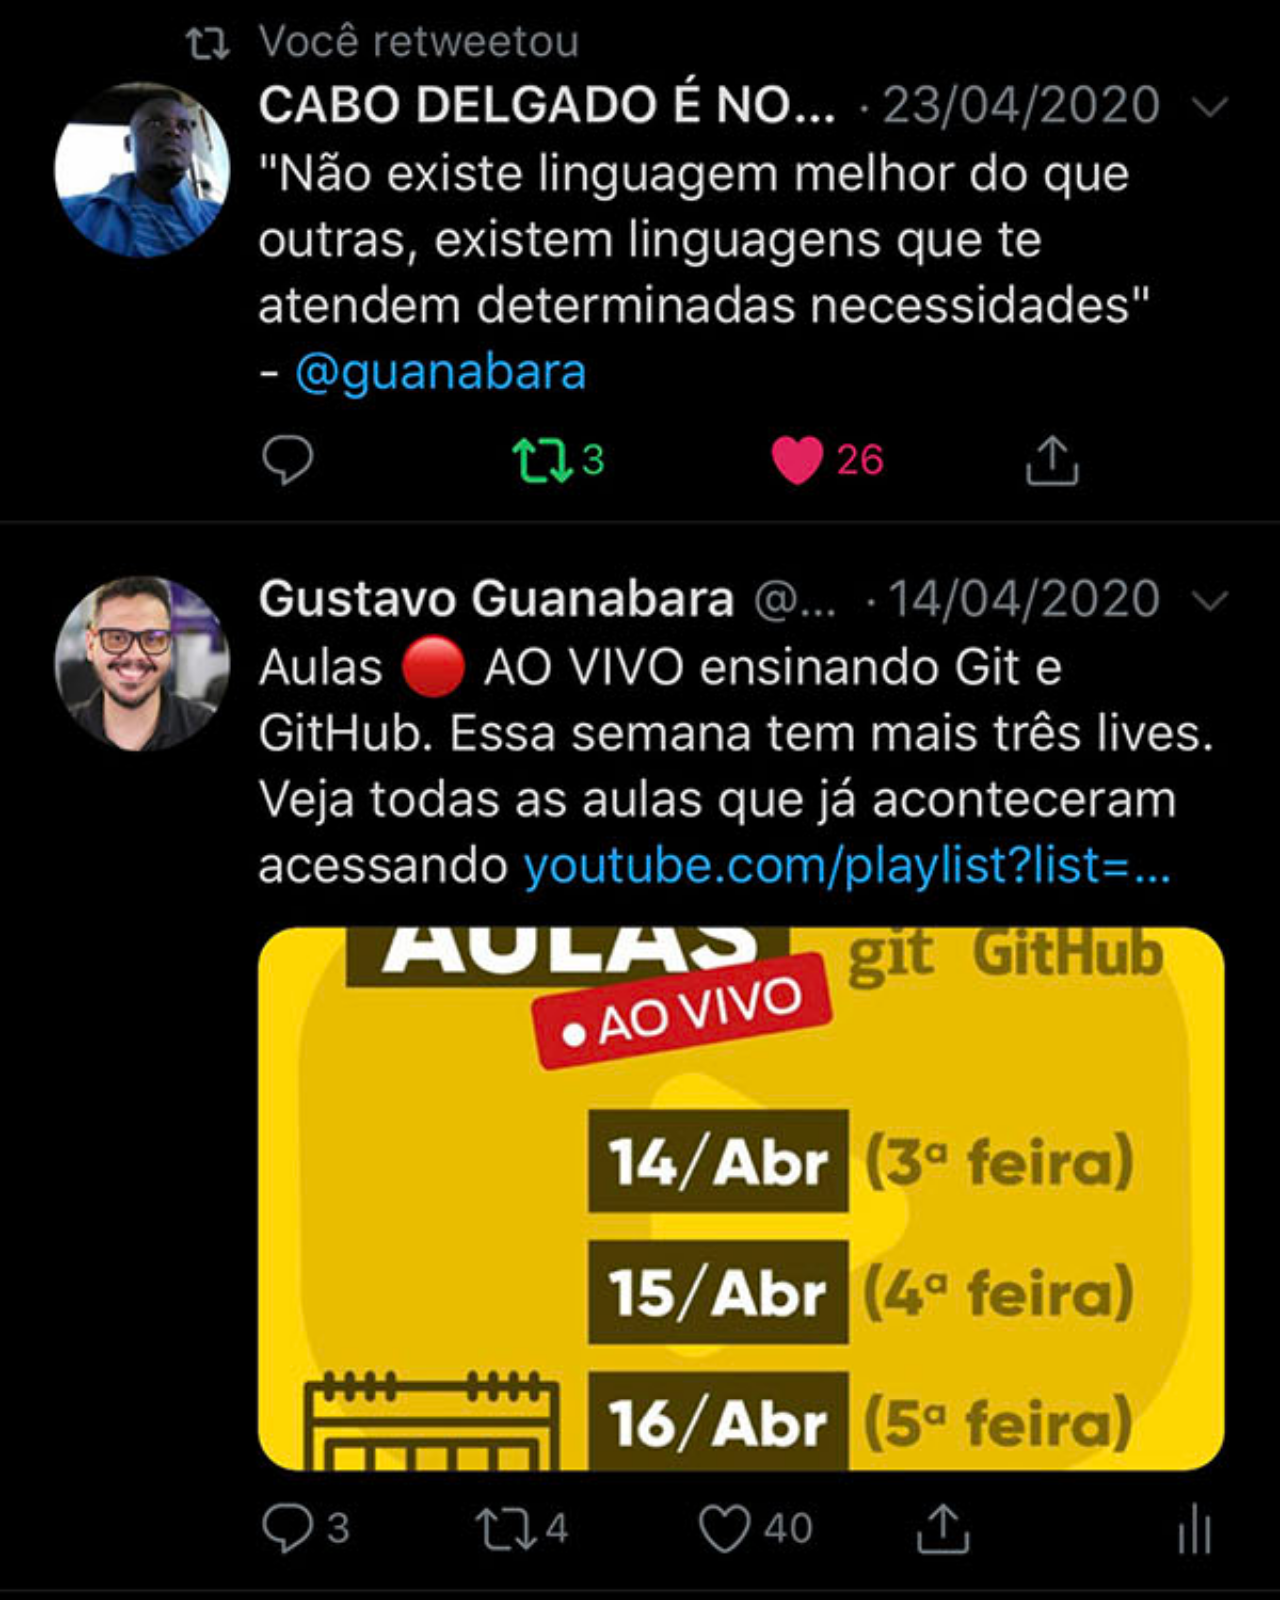
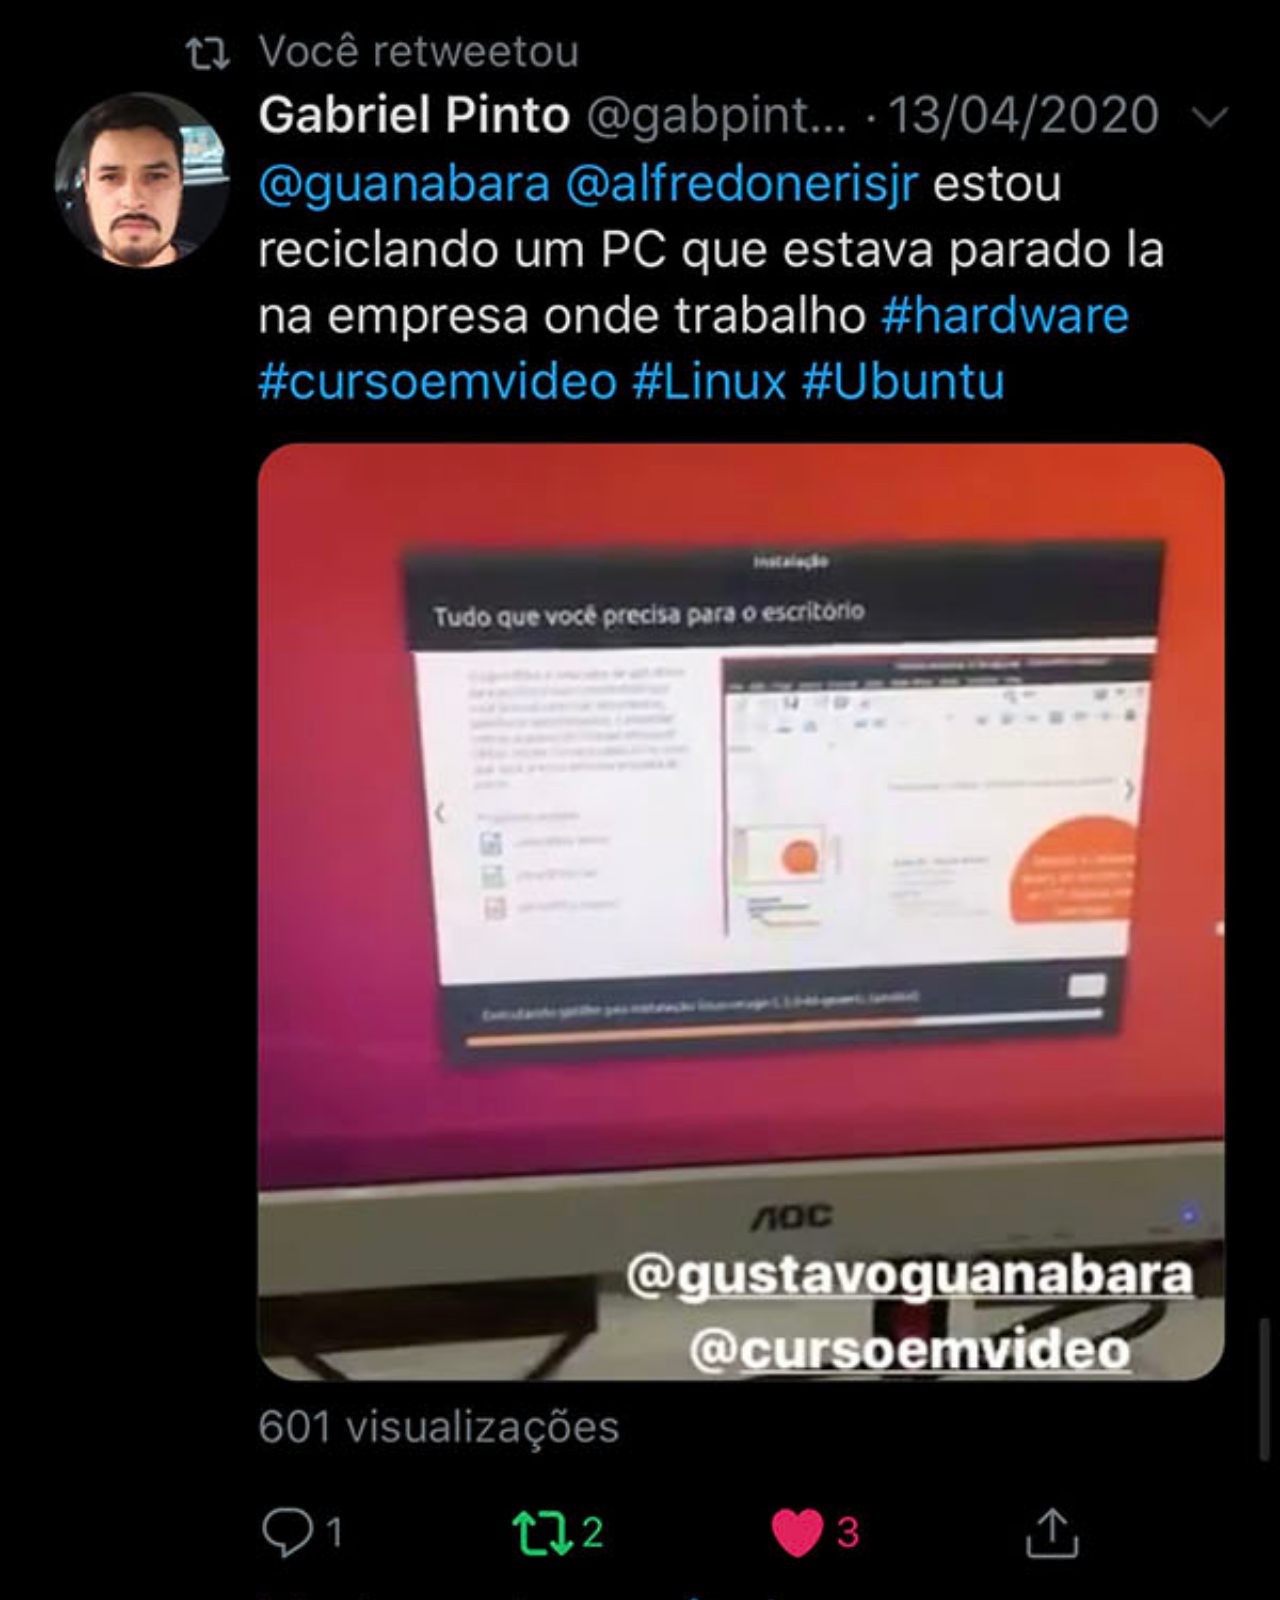
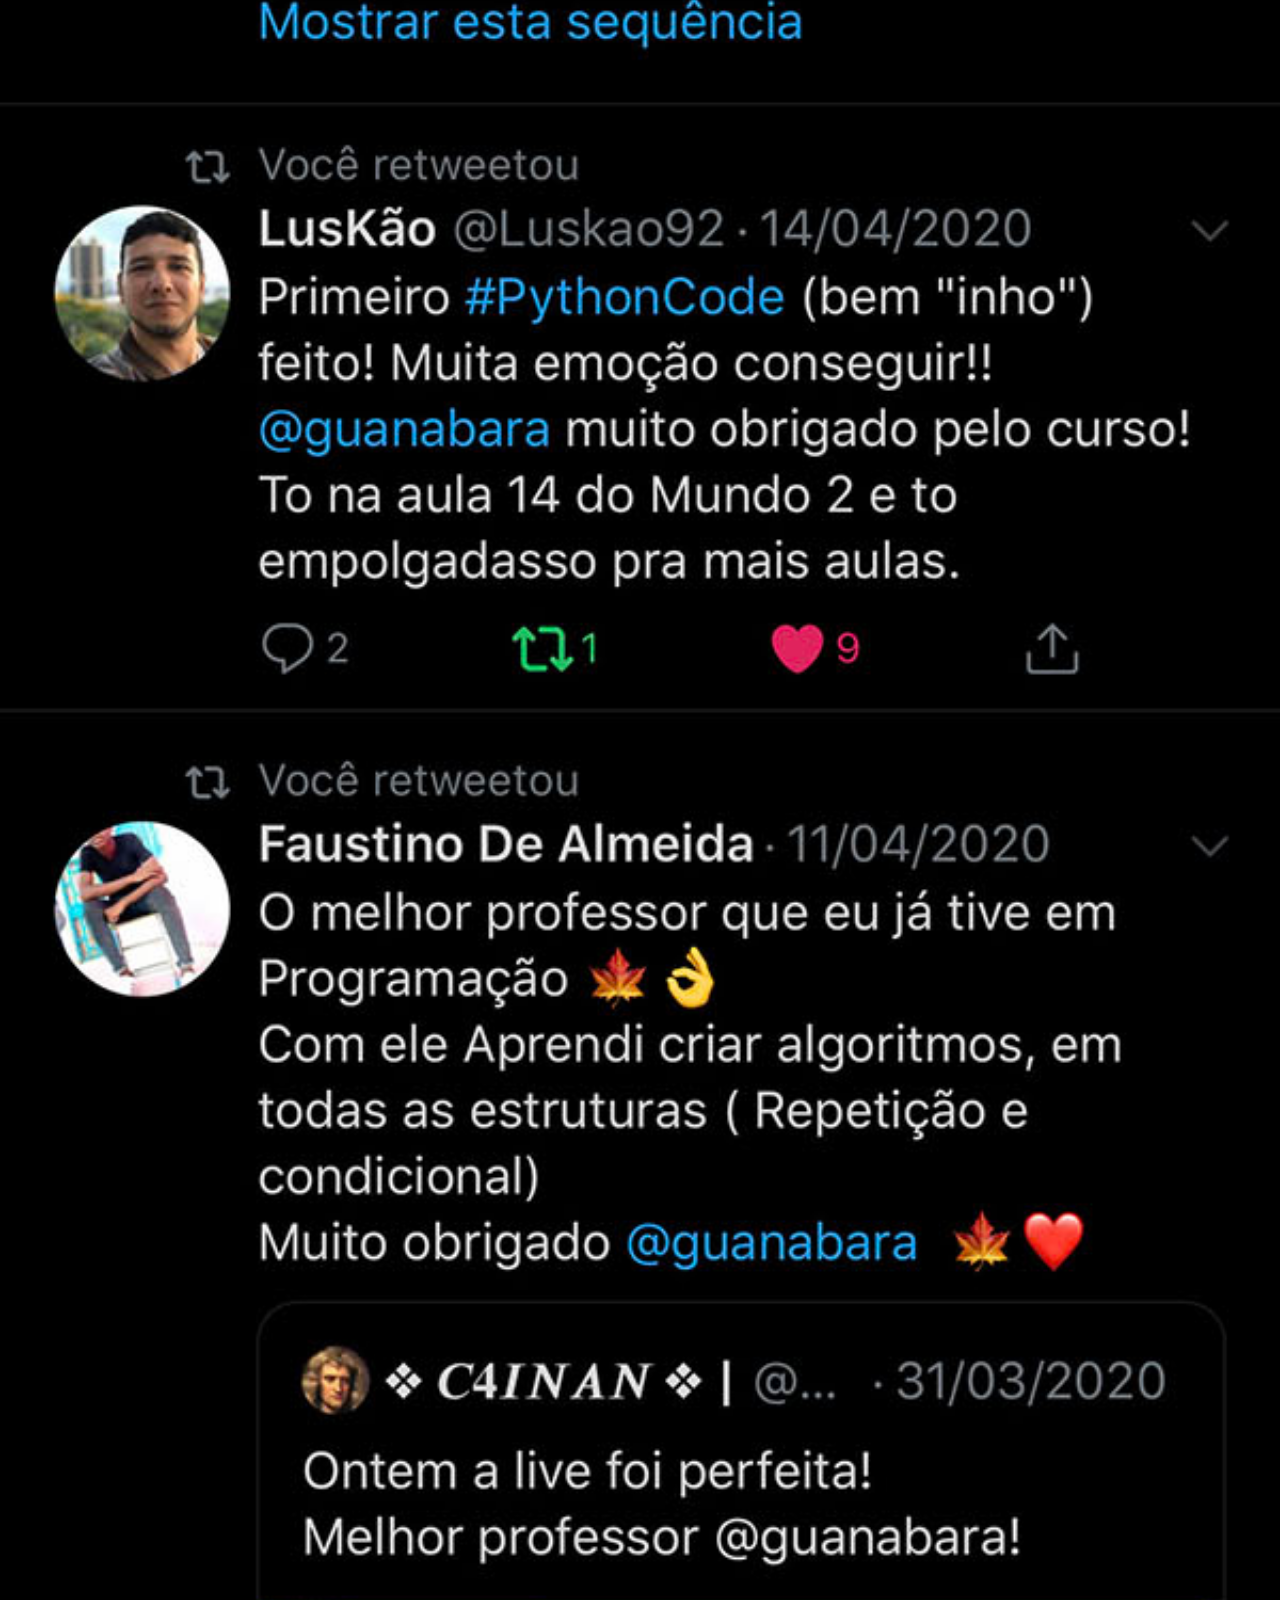
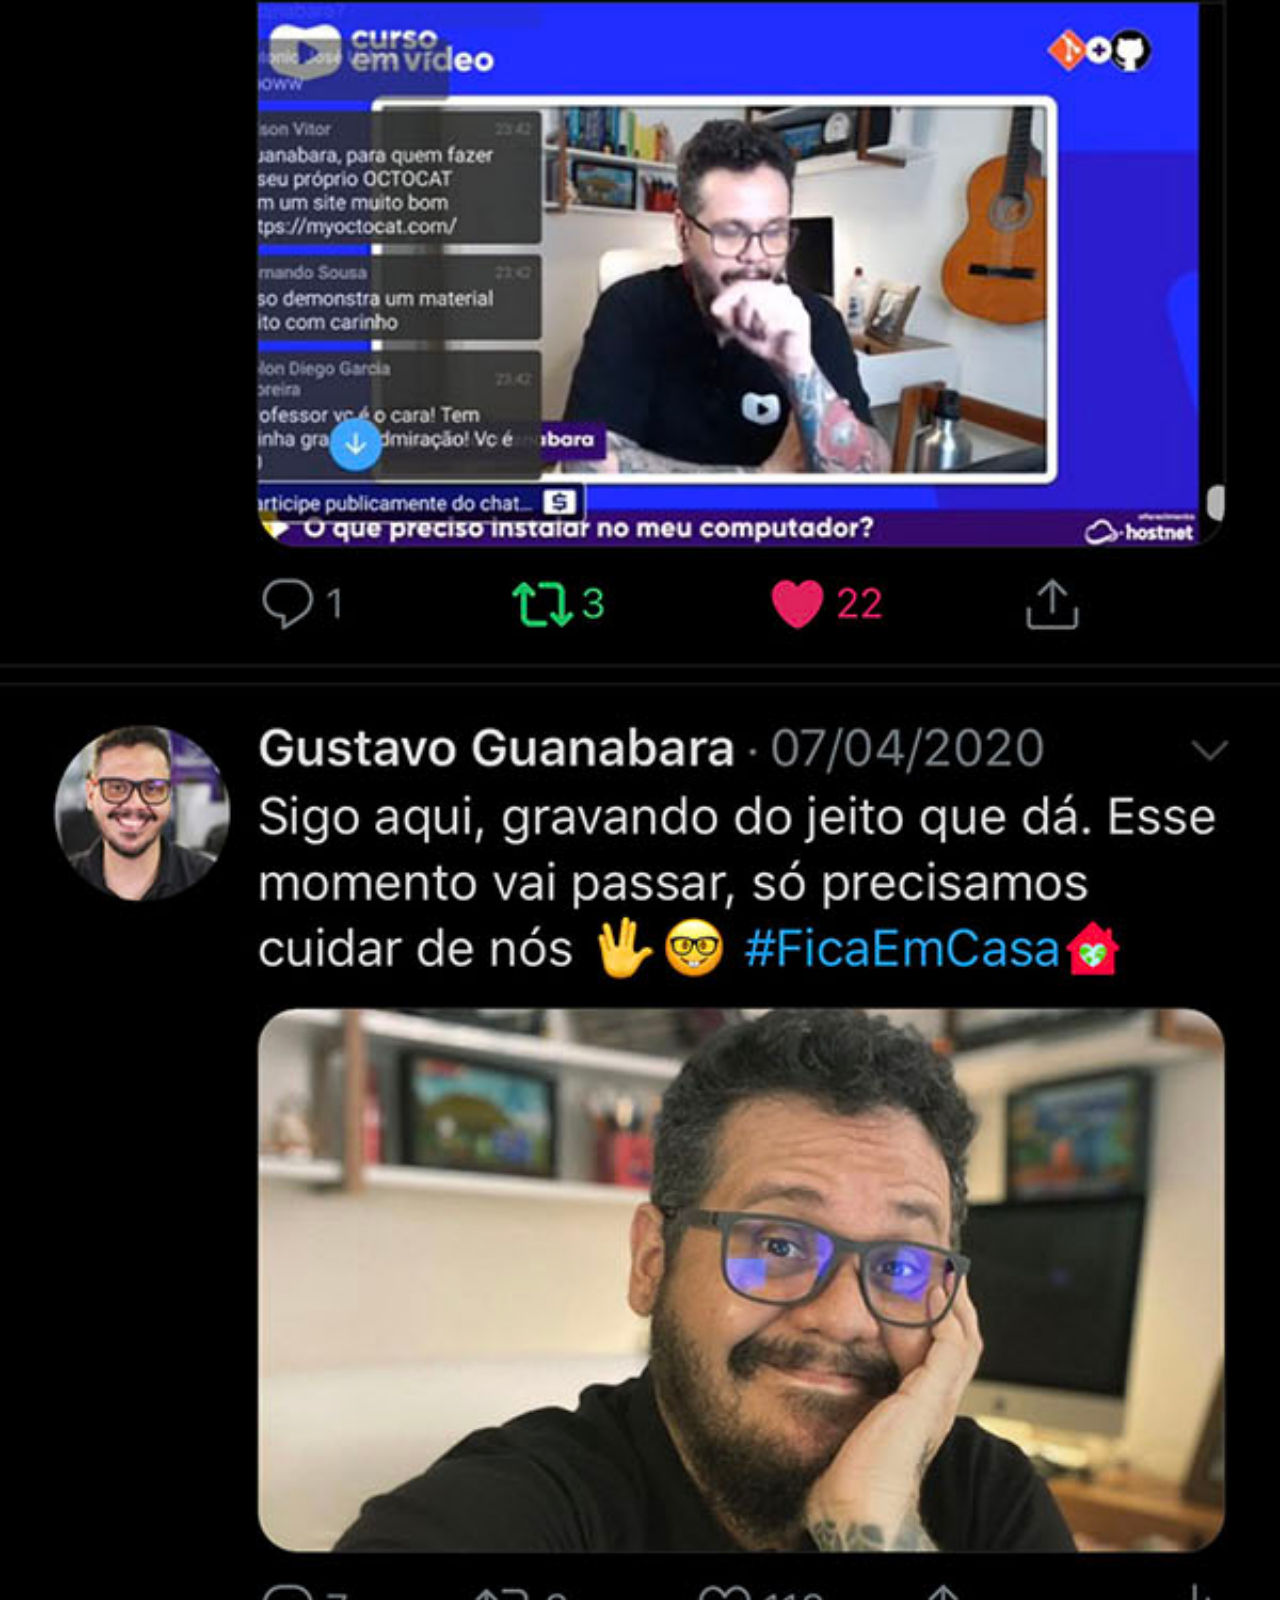
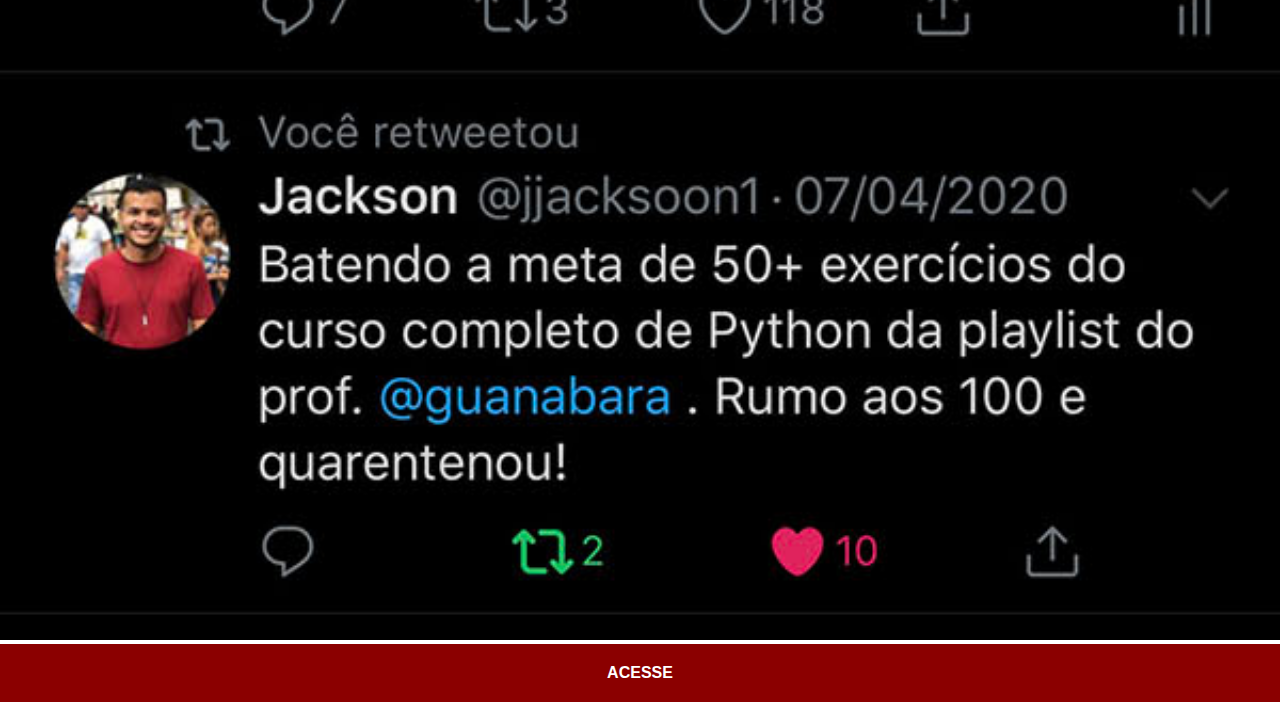
<file: twitter.html>
<!DOCTYPE html>
<html lang="en">
<head>
  <meta charset="UTF-8">
  <meta http-equiv="X-UA-Compatible" content="IE=edge">
  <meta name="viewport" content="width=device-width, initial-scale=1.0">
  <title>Document</title>
  <link rel="stylesheet" href="estilo/style_telas.css">
</head>
<body>
  <img src="imagens/tela-twitter.jpg" alt="">
  <a href="https://twitter.com/guanabara?ref_src=twsrc%5Egoogle%7Ctwcamp%5Eserp%7Ctwgr%5Eauthor">ACESSE</a>
</body>
</html>
</file>
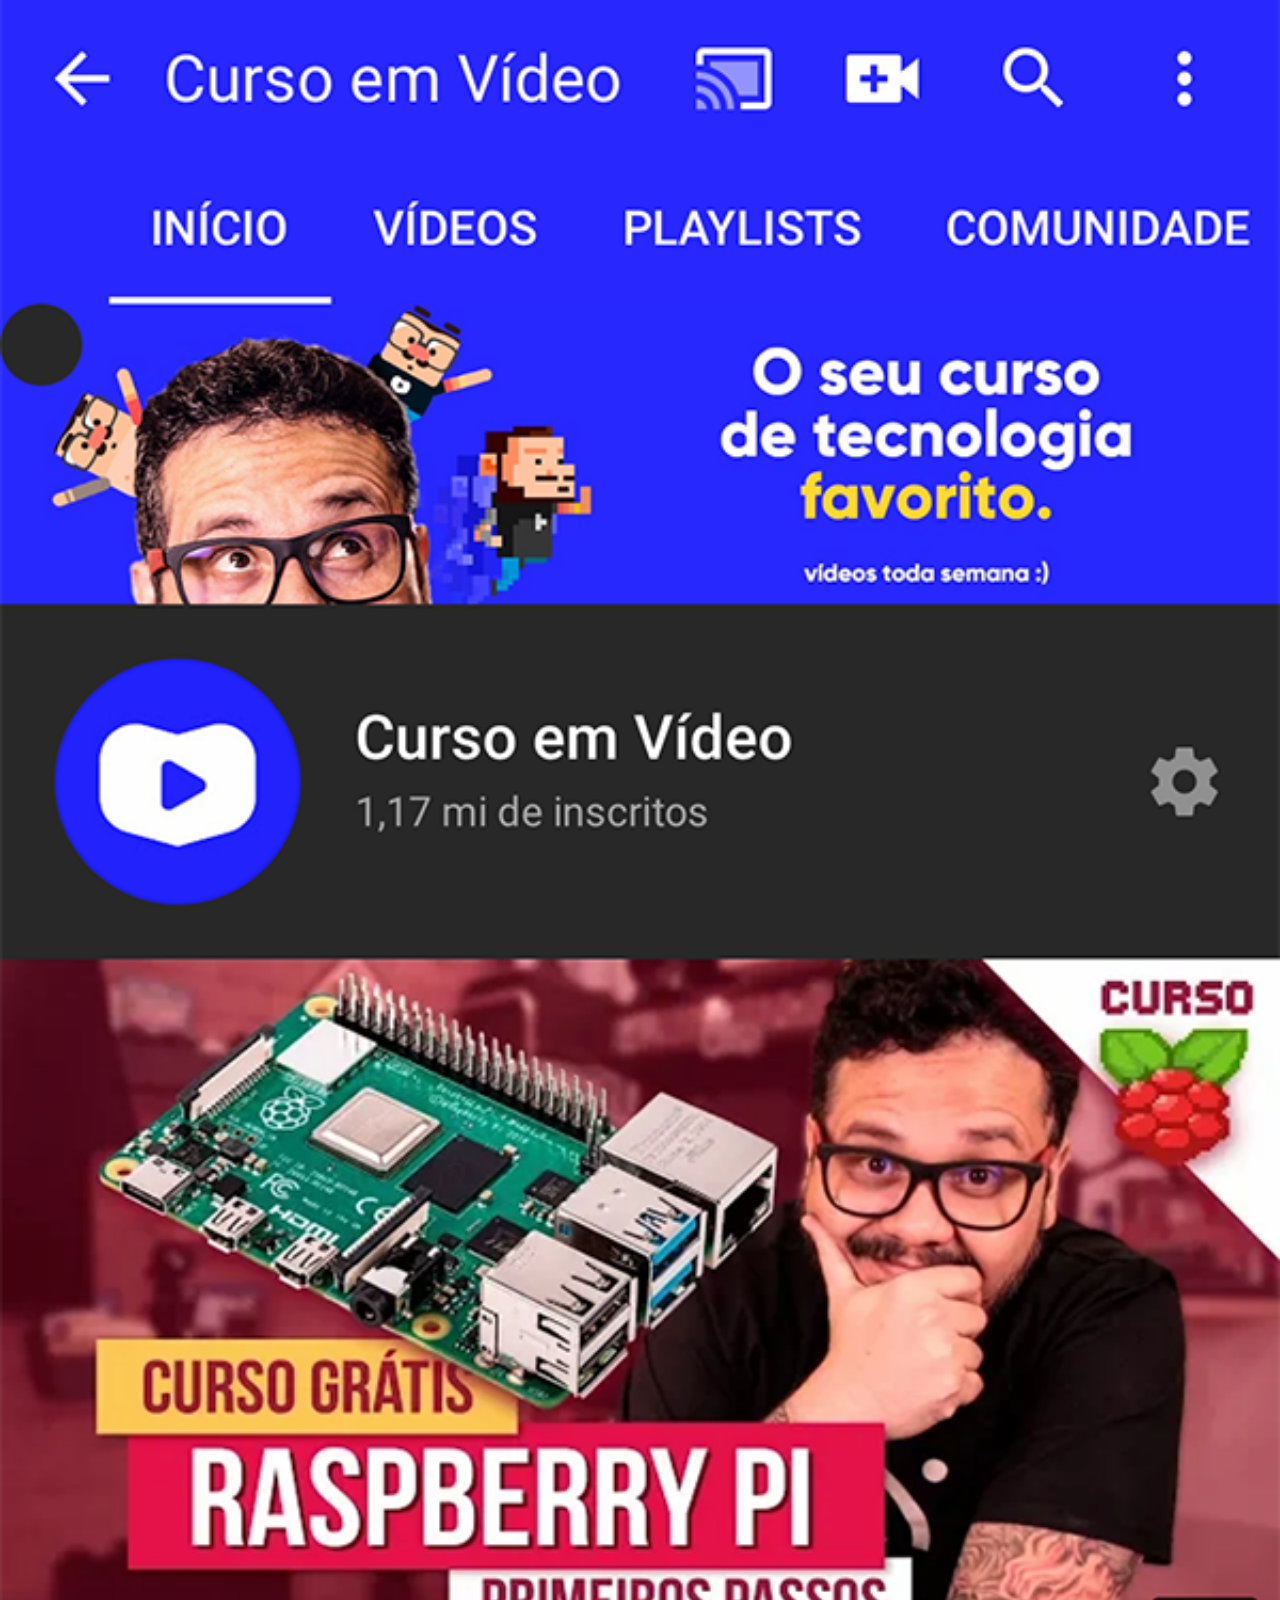
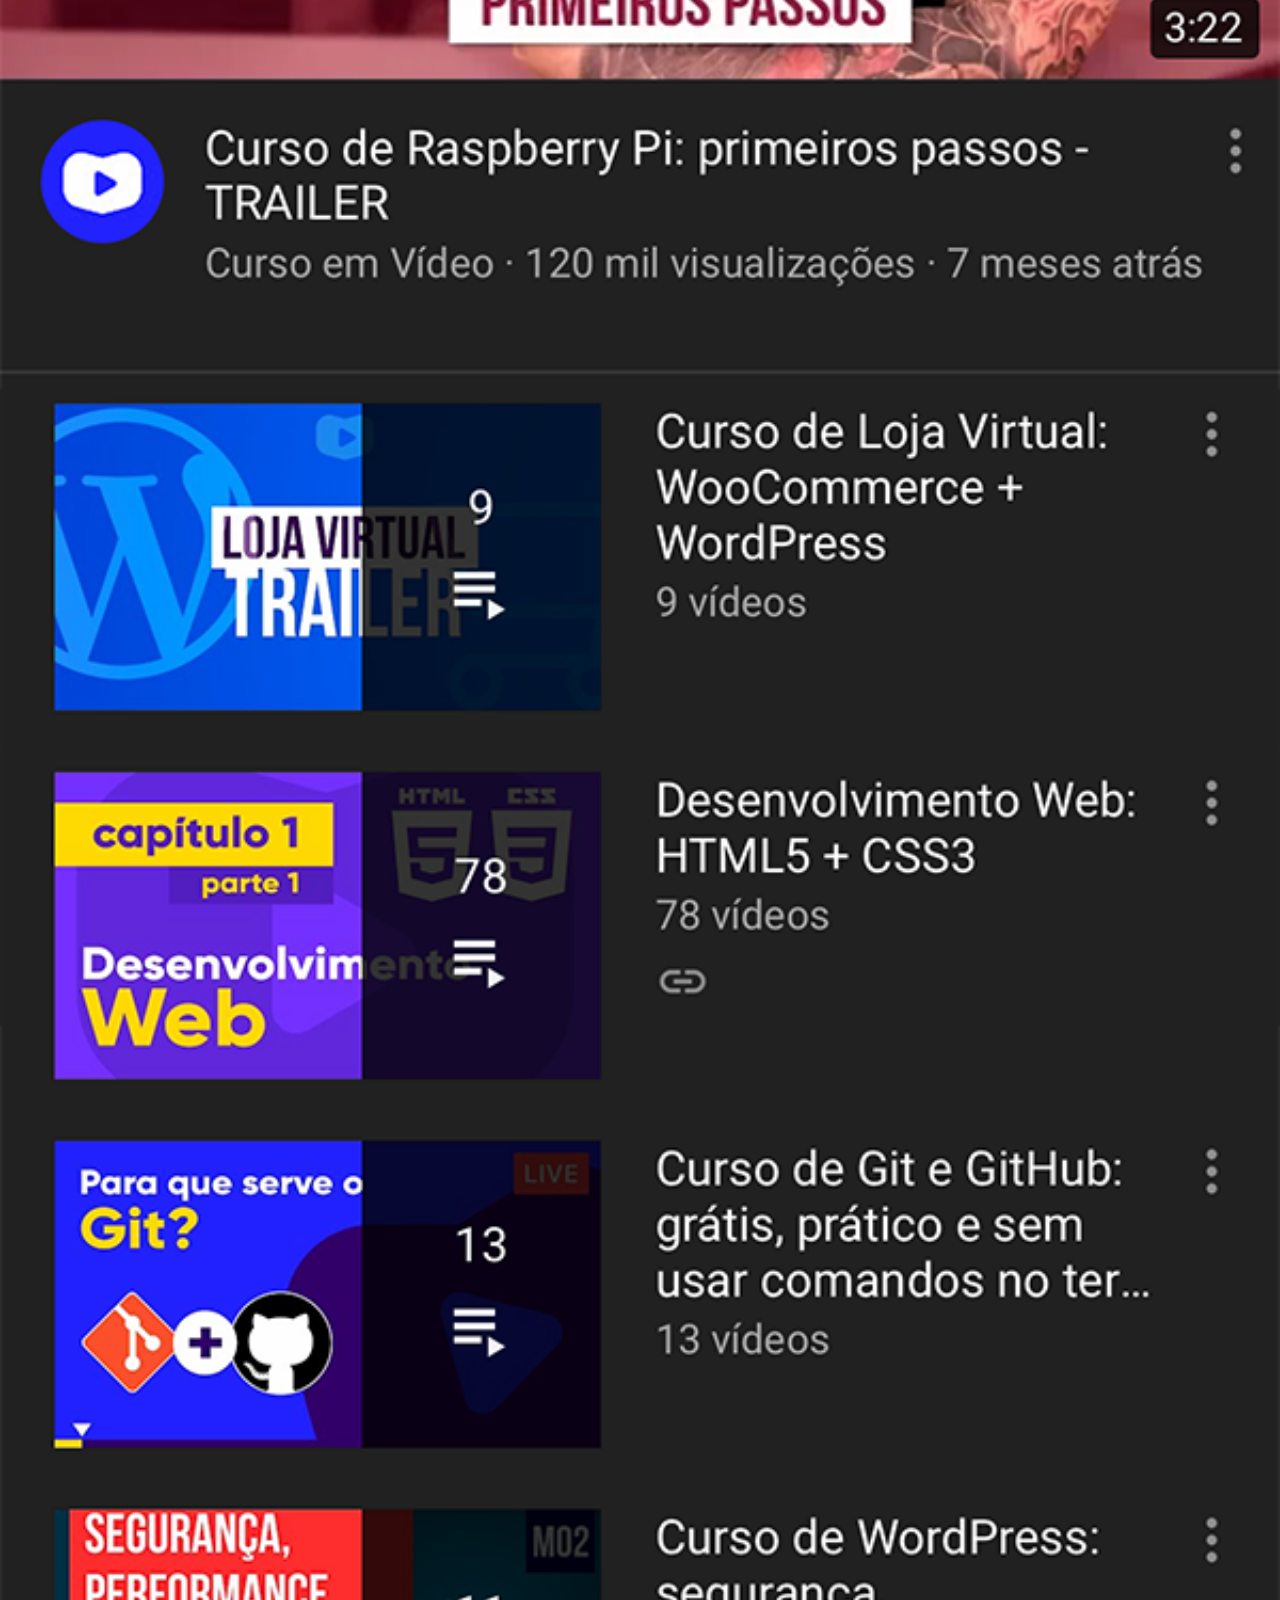
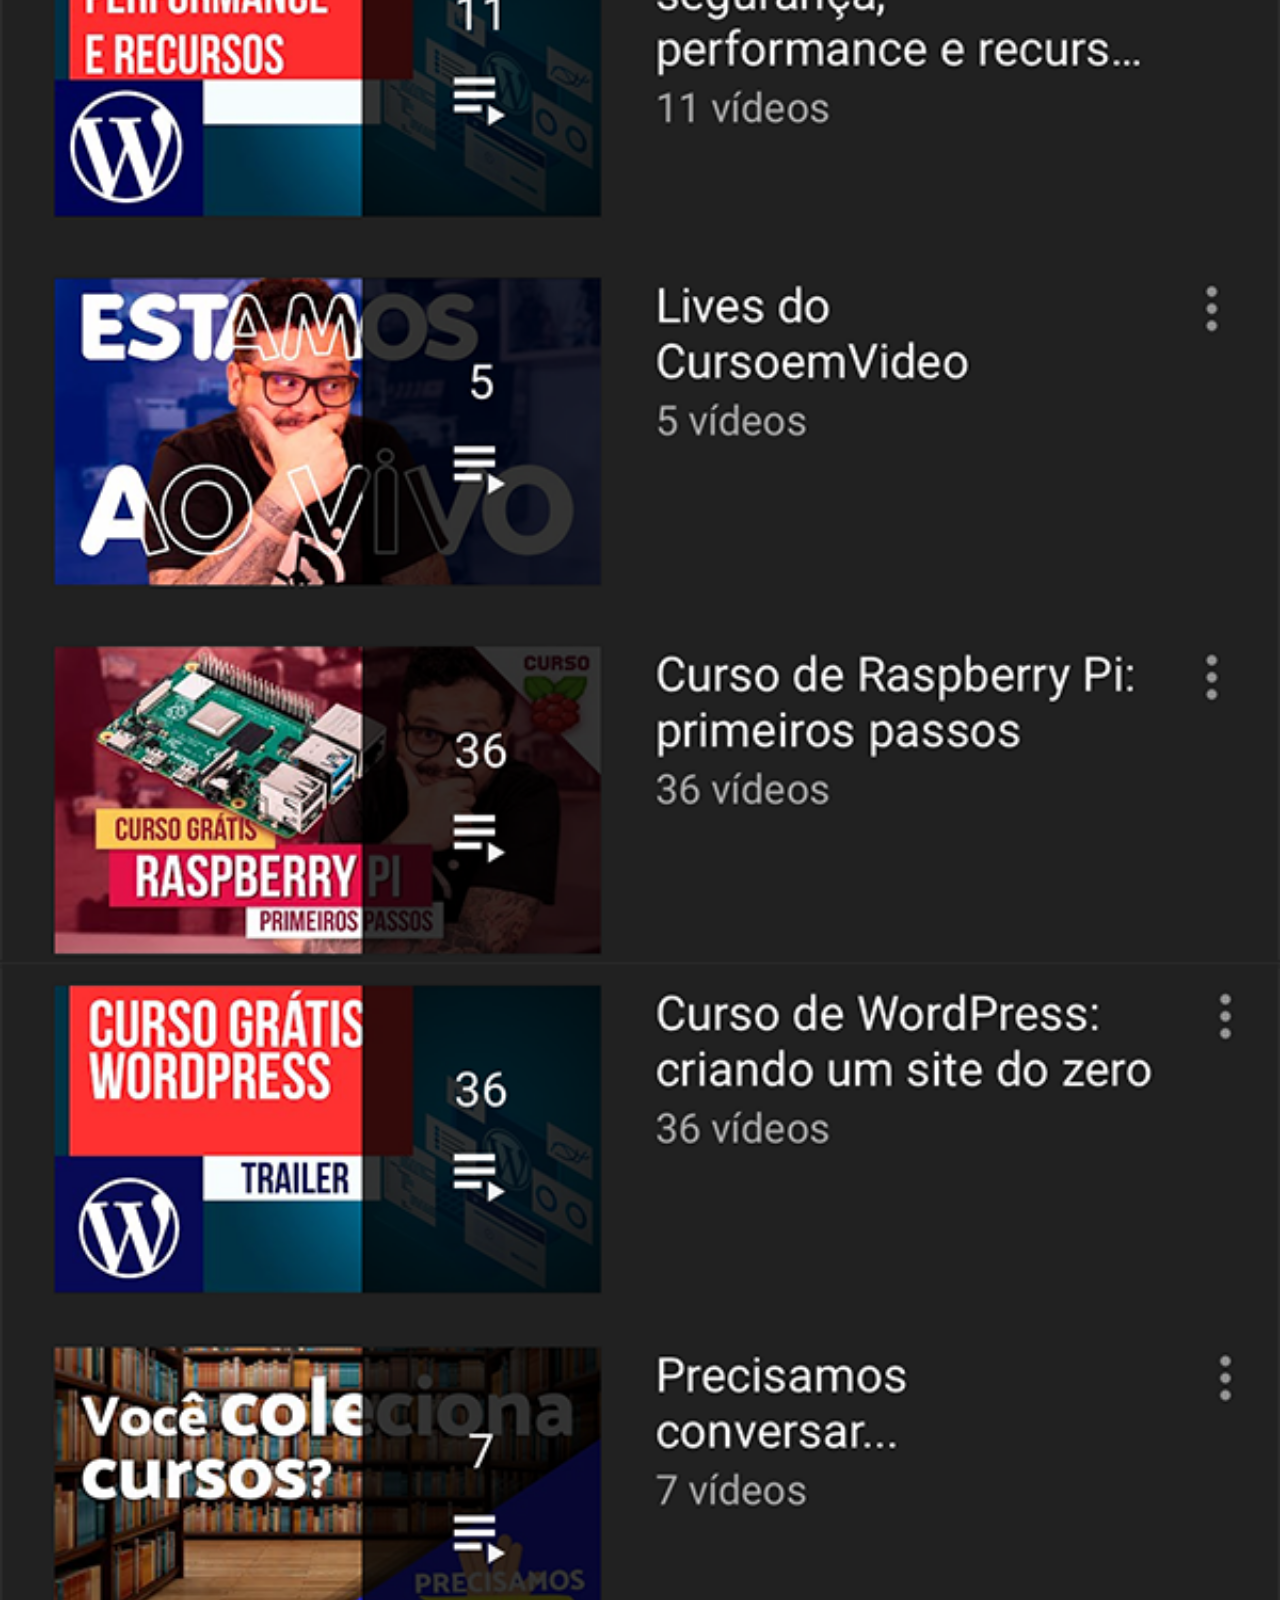
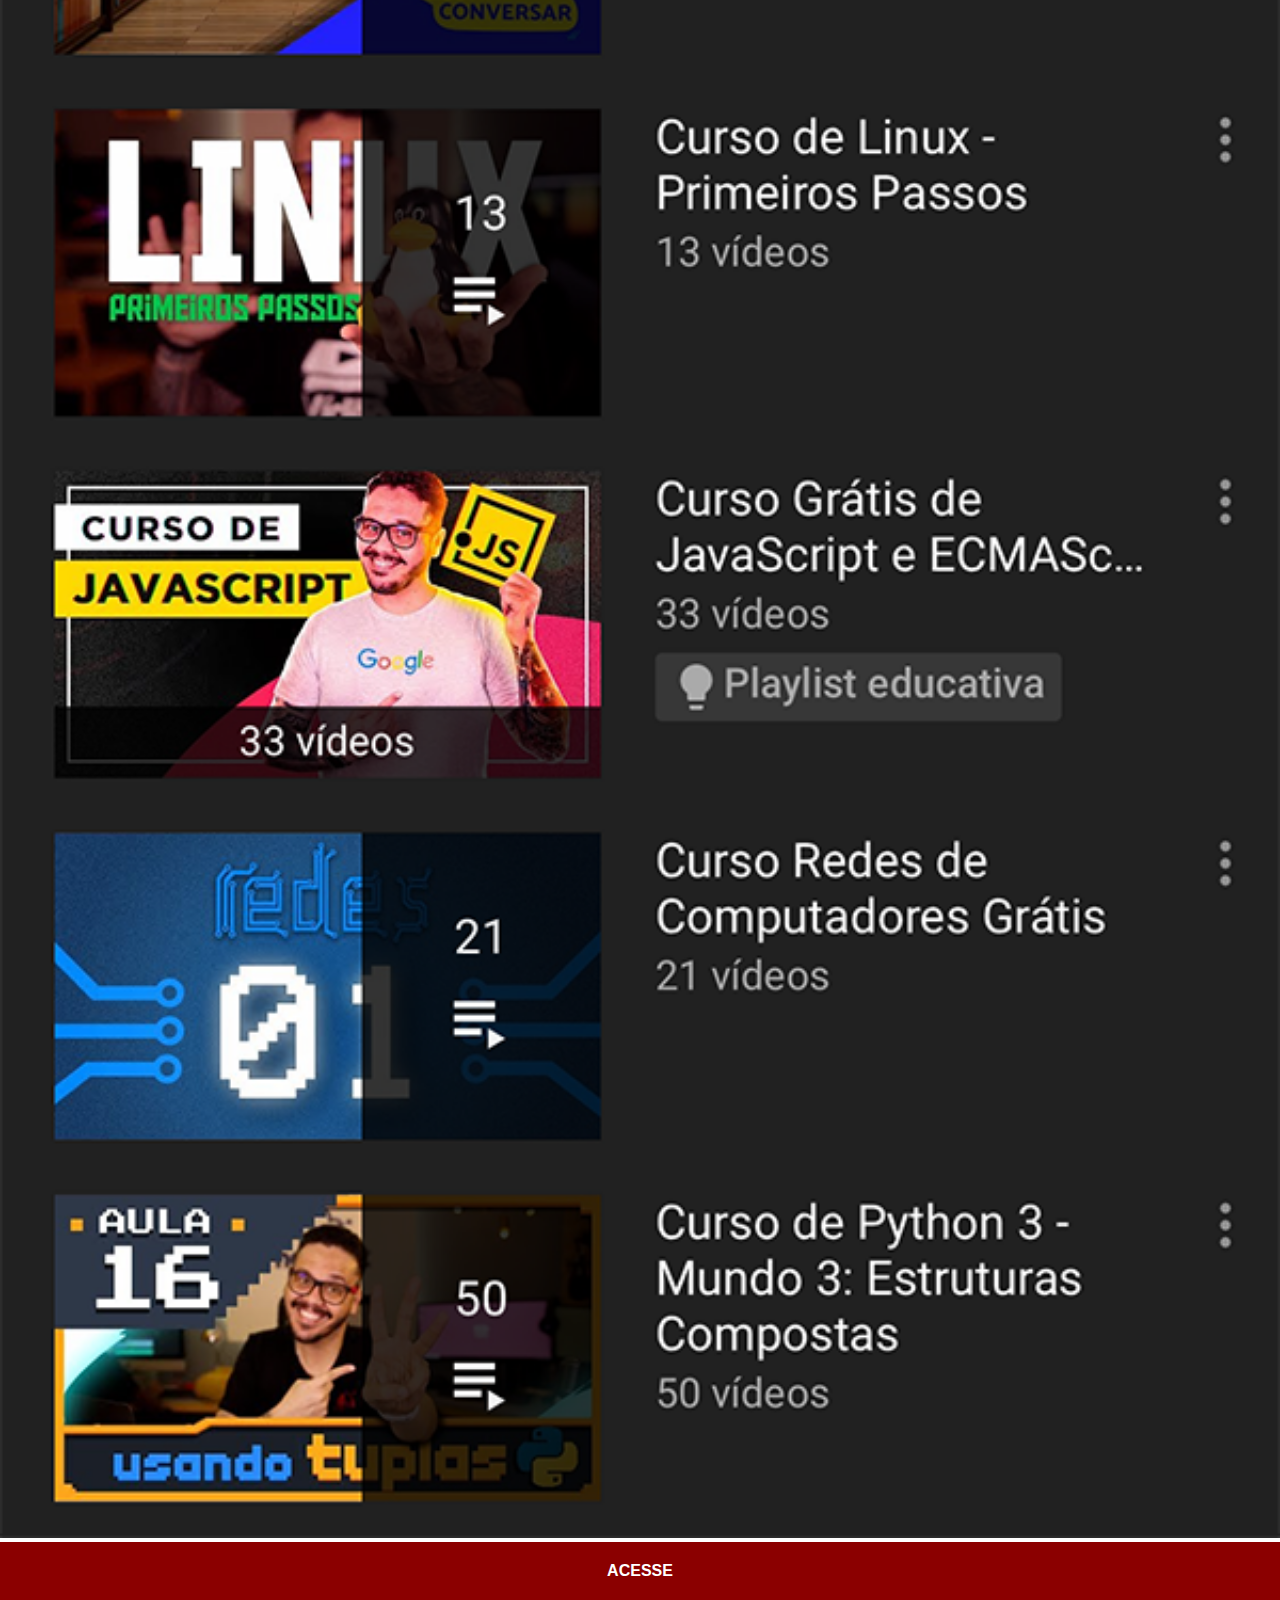
<file: youtube.html>
<!DOCTYPE html>
<html lang="pt-br">
<head>
  <meta charset="UTF-8">
  <meta http-equiv="X-UA-Compatible" content="IE=edge">
  <meta name="viewport" content="width=device-width, initial-scale=1.0">
  <title>youtube</title>
  <link rel="stylesheet" href="estilo/style_telas.css">
</head>
<body>
  <img src="imagens/tela-youtube.png" alt="">
  <a href="https://www.youtube.com/@CursoemVideo/playlists" target="_blank">ACESSE</a>
</body>
</html>
</file>
<file: estilo/style.css>
@charset "UTF-8";

* {
  margin: 0px;
  padding: 0px;
  font-family: Arial, Helvetica, sans-serif;
}

html, body{
  height: 100vh;
  width: 100vw;
  /* background-color: black; */
}

body{
  background: url('../imagens/fundo-madeira.jpg') no-repeat top center;
  background-size: cover;
  background-attachment: fixed;
}

main{
  height: 100vh;
  position: relative;
}

section#telefone{
  position: absolute;
  top: 50%;
  left: 50%;
  transform: translate(-50%, -50%); /* Codigo que modifia a posição do telefone em relação ao ponto central da section */
  height: 627px;
  width: 311px;
  background: url('../imagens/frame-iphone.png') no-repeat;
}

iframe#tela{
  position: relative;
  top: 80px;
  left: 22px;
  width: 267px;
  height: 471px;
}

section#redes_sociais{
  text-align: right;
}

section#redes_sociais img{
  width: 50px;
  margin: 10px;
  border-radius: 50%;
  box-shadow: 2px 2px 5px rgba(0, 0, 0, 0.407);
  box-sizing: border-box;
  transition-duration: 1s;
}
/* Animação dos botões */
section#redes_sociais img:hover{
  border: 2px solid rgba(255, 255, 255, 0.505);
  transform: translate(-3px, -3px);
  box-shadow: 5px 5px 10px rgba(0, 0, 0, 0.600);
  transition: tranforme 0.4s, border 0.6s;
}
</file>
<file: estilo/style_telas.css>
*{
  margin: 0px;
  padding: 0px;
  font-family: Arial, Helvetica, sans-serif;
}
/* esconder a barra de rolagem */
::-webkit-scrollbar{
  width: 0px;
  height: 0px;
}
img{
  width: 100vw;
}
a{
  color: white;
  display: block;
  background-color: darkred;
  padding: 20px;
  text-align: center;
  font-weight: bolder;
  text-decoration: none;
}
a:hover{
  background-color: red;
}
</file>
